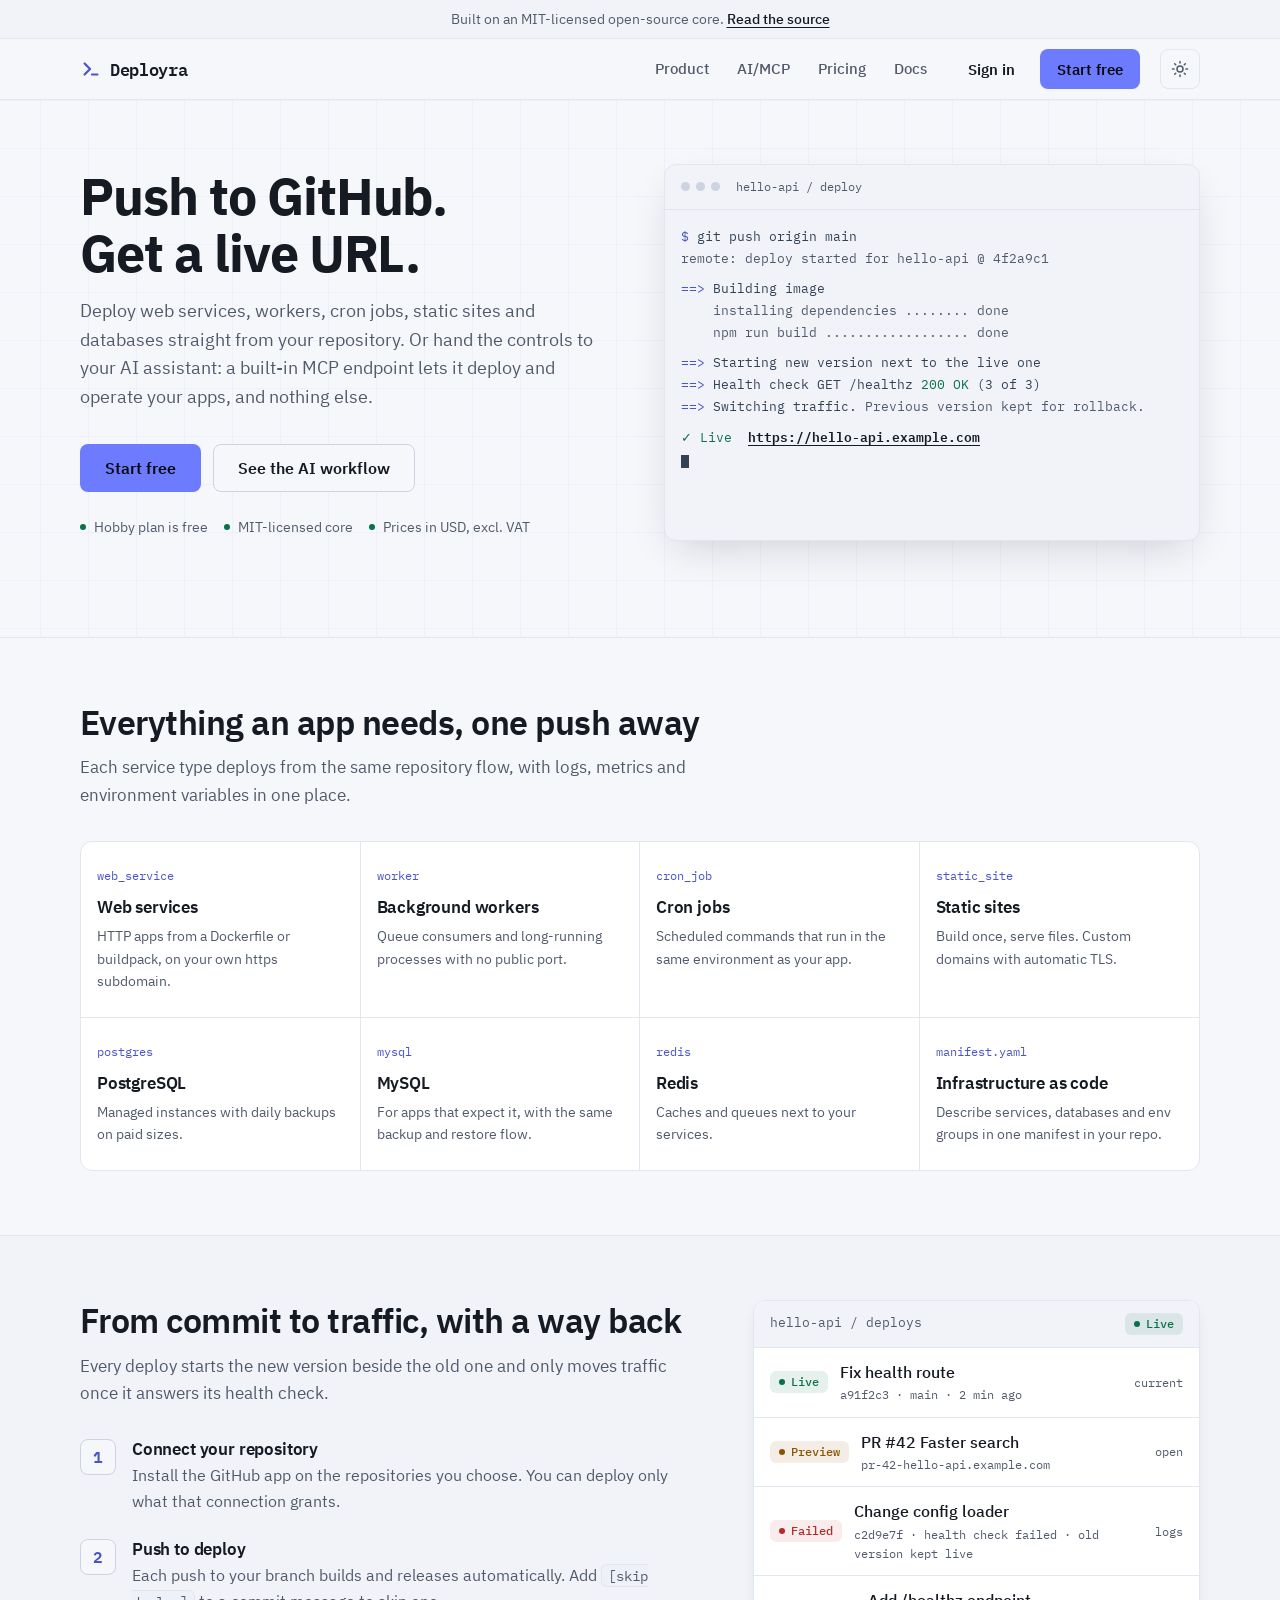
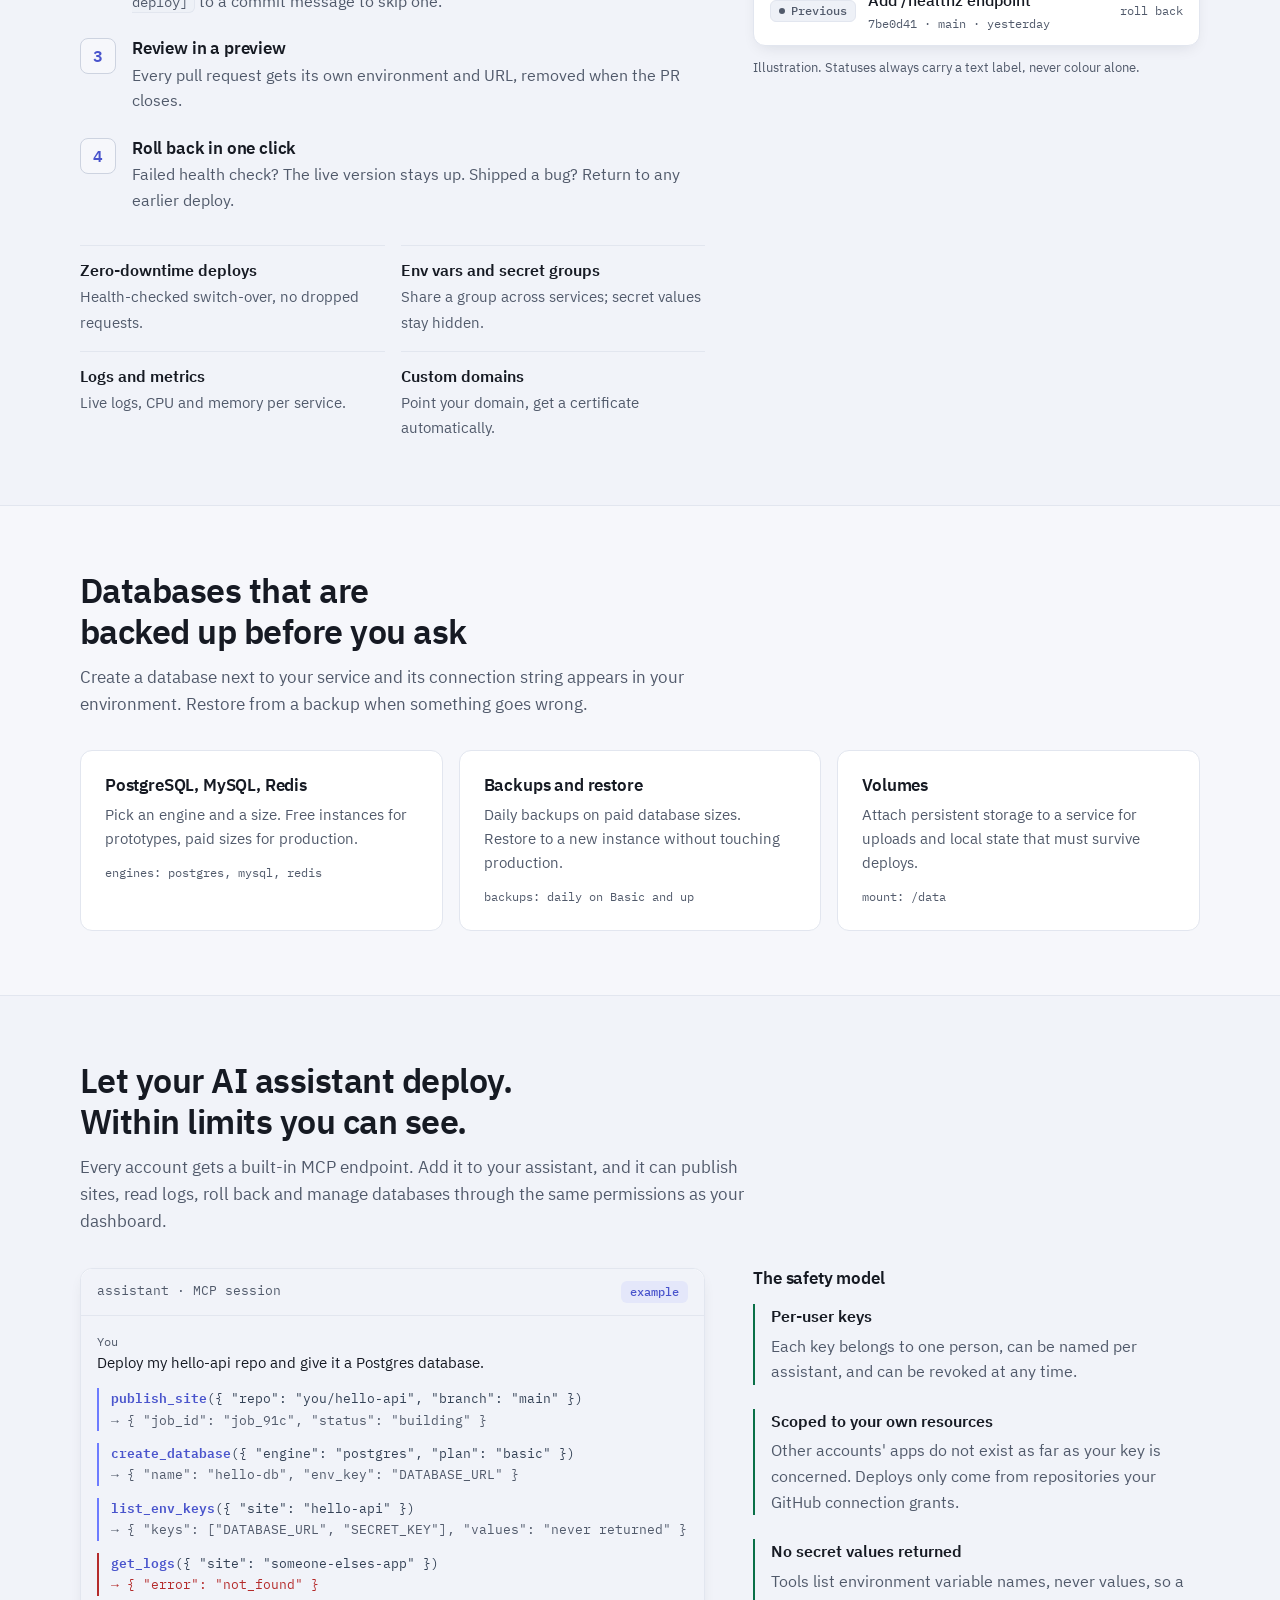
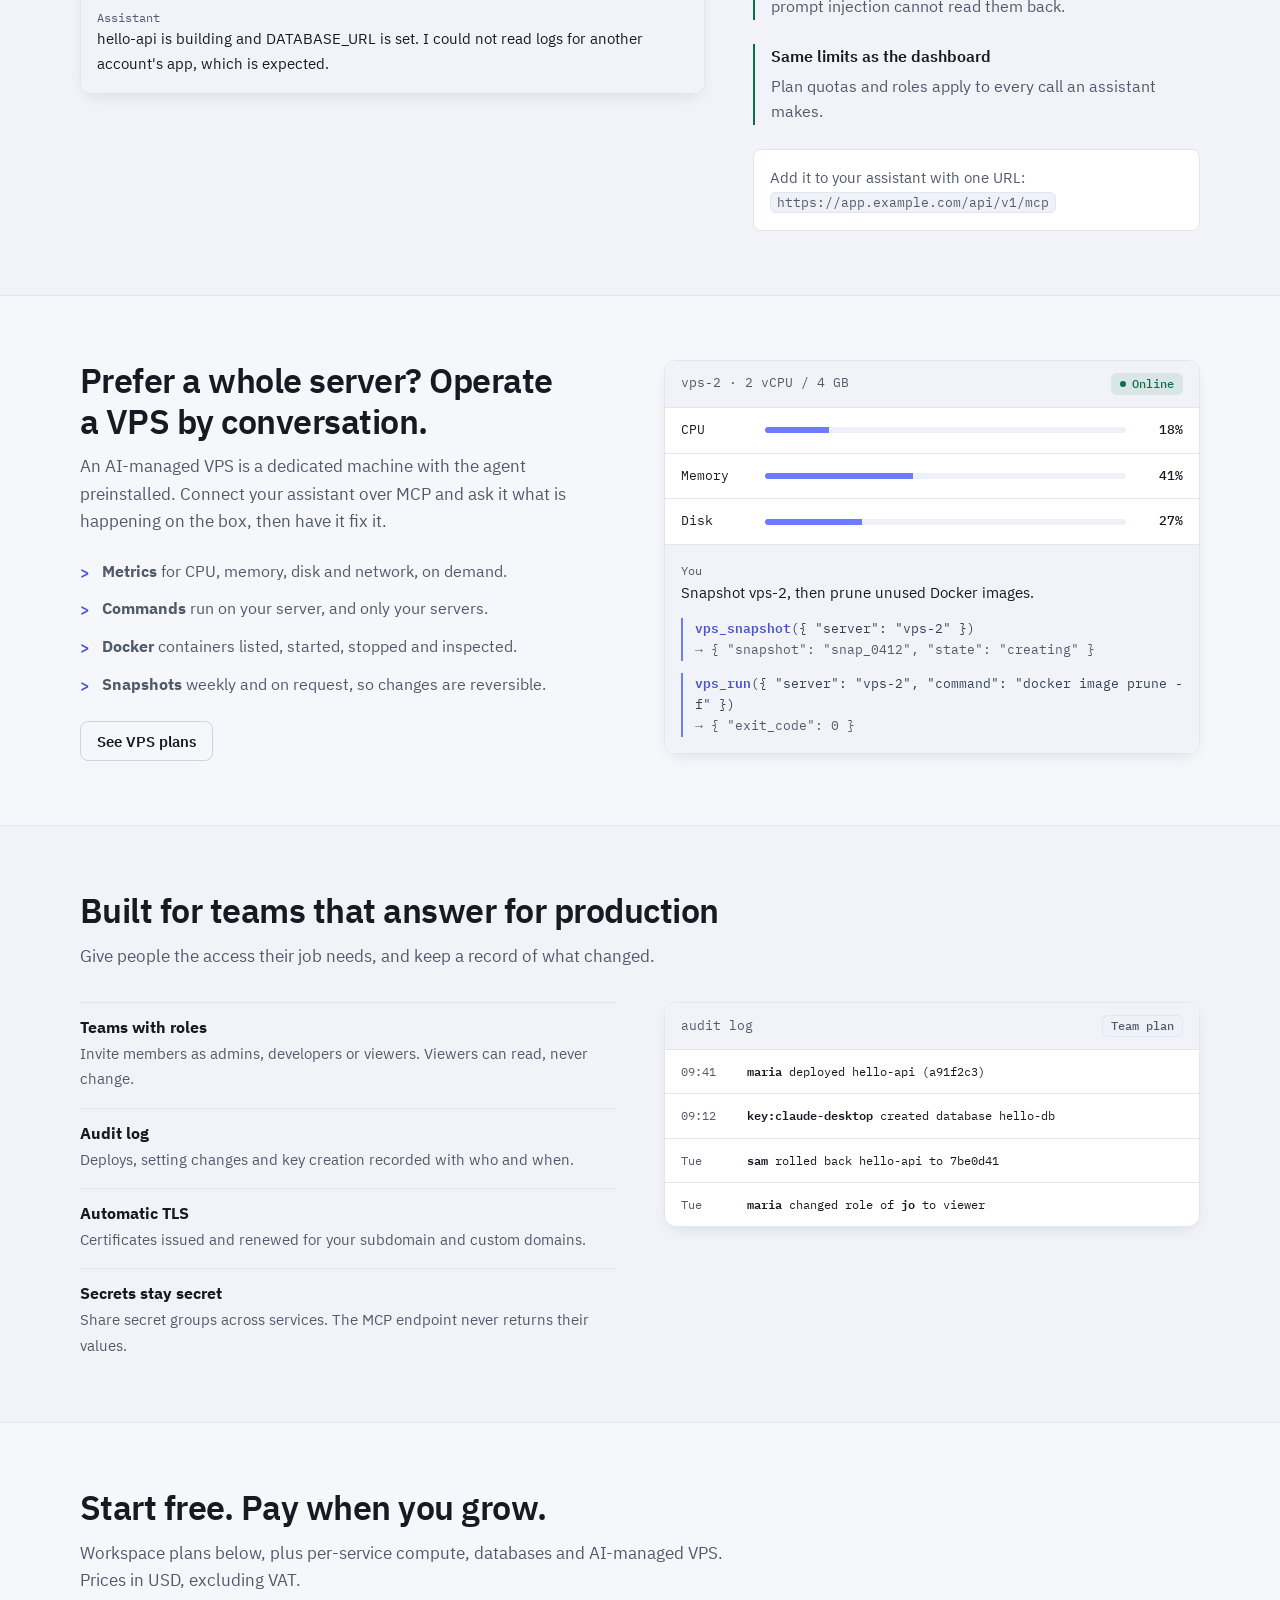
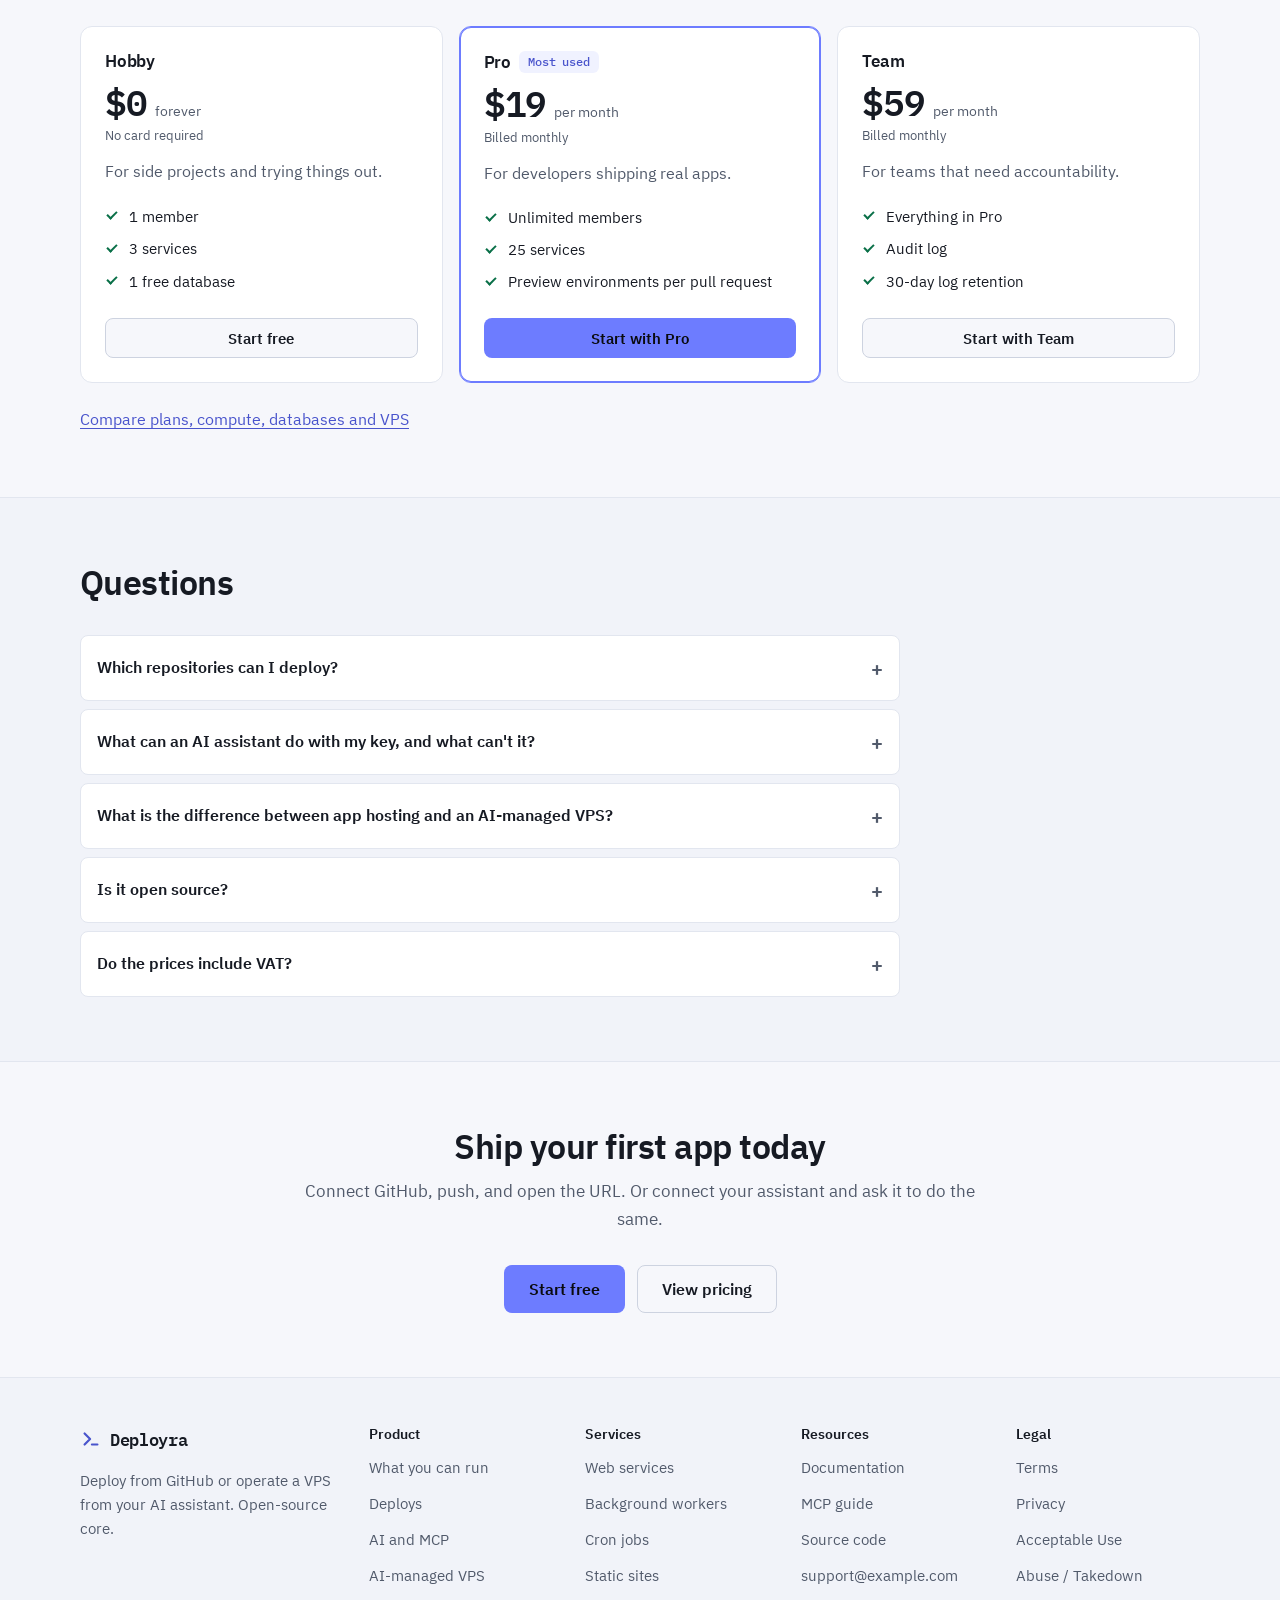
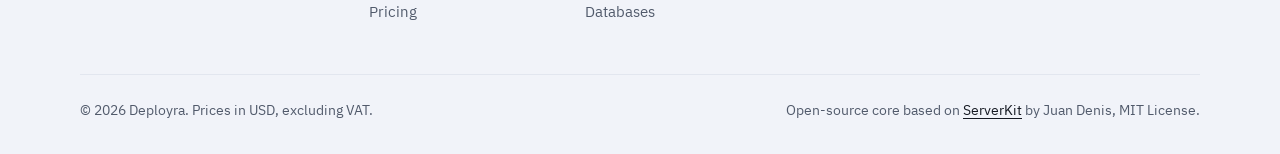
<file: landing/index.html>
<!doctype html>
<html lang="en">
<head>
<meta charset="utf-8">
<meta name="viewport" content="width=device-width, initial-scale=1">
<title>Deployra: deploy from GitHub, operate from your AI assistant</title>
<meta name="description" content="Push to GitHub and get a live URL, or run an AI-managed VPS. Web services, workers, cron, static sites and databases, with a built-in MCP endpoint scoped to your own resources.">
<meta name="color-scheme" content="dark light">
<meta property="og:type" content="website">
<meta property="og:site_name" content="Deployra">
<meta property="og:title" content="Deployra: deploy from GitHub, operate from your AI assistant">
<meta property="og:description" content="Push to GitHub and get a live URL, or run an AI-managed VPS. Web services, workers, cron, static sites and databases, with a built-in MCP endpoint scoped to your own resources.">
<meta property="og:url" content="https://example.com/index.html">
<meta name="twitter:card" content="summary">
<meta name="twitter:title" content="Deployra: deploy from GitHub, operate from your AI assistant">
<meta name="twitter:description" content="Push to GitHub and get a live URL, or run an AI-managed VPS. Web services, workers, cron, static sites and databases, with a built-in MCP endpoint scoped to your own resources.">
<link rel="icon" href="favicon.svg" type="image/svg+xml">
<link rel="preload" href="fonts/ibm-plex-sans-400.woff2" as="font" type="font/woff2" crossorigin>
<link rel="stylesheet" href="css/tokens.css">
<link rel="stylesheet" href="css/base.css">
<link rel="stylesheet" href="css/sections.css">
<script src="src/theme-init.js"></script>
</head>
<body>
<a class="skip-link" href="#main">Skip to content</a>
<div class="announce"><div class="container">Built on an MIT-licensed open-source core. <a href="https://github.com/jhd3197/ServerKit" data-cfg-href="githubUrl">Read the source</a></div></div>
<header class="site-header">
  <div class="container site-header__row">
    <a class="wordmark" href="index.html" aria-label="Deployra home"><svg class="wordmark__mark" viewBox="0 0 24 24" width="22" height="22" aria-hidden="true" focusable="false"><path d="M5 6l6 6-6 6M13 18h6" fill="none" stroke="currentColor" stroke-width="2.4" stroke-linecap="round" stroke-linejoin="round"/></svg><span data-cfg="brand">Deployra</span></a>
    <nav class="site-nav" id="site-nav" aria-label="Main">
      <ul class="site-nav__list">
        <li><a href="index.html#product">Product</a></li>
        <li><a href="index.html#mcp">AI/MCP</a></li>
        <li><a href="pricing.html">Pricing</a></li>
        <li><a href="https://docs.example.com" data-cfg-href="docsUrl">Docs</a></li>
      </ul>
      <div class="site-nav__actions">
        <a class="btn btn--ghost" href="https://app.example.com/login" data-cfg-href="loginUrl">Sign in</a>
        <a class="btn btn--primary" href="https://app.example.com/register" data-cfg-href="signupUrl">Start free</a>
      </div>
    </nav>
    <div class="site-header__tools">
      <button class="icon-btn theme-toggle" type="button" data-theme-toggle aria-pressed="false" aria-label="Switch theme"><svg class="icon-moon" viewBox="0 0 24 24" width="18" height="18" aria-hidden="true" focusable="false"><path d="M20 14.5A8 8 0 019.5 4a8 8 0 1010.5 10.5z" fill="none" stroke="currentColor" stroke-width="2" stroke-linejoin="round"/></svg><svg class="icon-sun" viewBox="0 0 24 24" width="18" height="18" aria-hidden="true" focusable="false"><circle cx="12" cy="12" r="4" fill="none" stroke="currentColor" stroke-width="2"/><path d="M12 2v2M12 20v2M2 12h2M20 12h2M4.9 4.9l1.4 1.4M17.7 17.7l1.4 1.4M4.9 19.1l1.4-1.4M17.7 6.3l1.4-1.4" stroke="currentColor" stroke-width="2" stroke-linecap="round"/></svg></button>
      <button class="icon-btn nav-toggle" type="button" data-nav-toggle aria-expanded="false" aria-controls="site-nav" aria-label="Menu"><svg viewBox="0 0 24 24" width="18" height="18" aria-hidden="true" focusable="false"><path d="M4 7h16M4 12h16M4 17h16" stroke="currentColor" stroke-width="2" stroke-linecap="round"/></svg></button>
    </div>
  </div>
</header>

<main id="main">

<section class="hero" aria-labelledby="hero-title">
  <div class="container hero__grid">
    <div>
      <h1 id="hero-title">Push to GitHub. Get a live URL.</h1>
      <p class="hero__sub">Deploy web services, workers, cron jobs, static sites and databases straight from your repository. Or hand the controls to your AI assistant: a built-in MCP endpoint lets it deploy and operate your apps, and nothing else.</p>
      <div class="hero__cta">
        <a class="btn btn--primary btn--lg" href="https://app.example.com/register" data-cfg-href="signupUrl">Start free</a>
        <a class="btn btn--secondary btn--lg" href="#mcp">See the AI workflow</a>
      </div>
      <ul class="hero__meta">
        <li>Hobby plan is free</li>
        <li>MIT-licensed core</li>
        <li>Prices in USD, excl. VAT</li>
      </ul>
    </div>
    <figure class="term" aria-label="Illustration of a deploy log">
      <div class="term__bar"><span class="term__dots" aria-hidden="true"><i></i><i></i><i></i></span><span class="term__title">hello-api / deploy</span></div>
      <div class="term__body">
        <div class="tl"><span class="t-acc">$</span> git push origin main</div>
        <div class="tl t-dim">remote: deploy started for hello-api @ 4f2a9c1</div>
        <div class="tl tl--gap"><span class="t-acc">==&gt;</span> Building image</div>
        <div class="tl t-dim">    installing dependencies ........ done</div>
        <div class="tl t-dim">    npm run build .................. done</div>
        <div class="tl tl--gap"><span class="t-acc">==&gt;</span> Starting new version next to the live one</div>
        <div class="tl"><span class="t-acc">==&gt;</span> Health check GET /healthz <span class="t-ok">200 OK</span> (3 of 3)</div>
        <div class="tl"><span class="t-acc">==&gt;</span> Switching traffic. <span class="t-dim">Previous version kept for rollback.</span></div>
        <div class="tl tl--gap"><span class="t-ok">&#10003; Live</span>  <span class="t-url">https://hello-api.<span data-cfg="domain">example.com</span></span></div>
        <div class="tl t-dim"><span class="caret" aria-hidden="true"></span></div>
      </div>
    </figure>
  </div>
</section>

<section class="section" id="product" aria-labelledby="run-title">
  <div class="container">
    <div class="section__head">
      <h2 id="run-title">Everything an app needs, one push away</h2>
      <p>Each service type deploys from the same repository flow, with logs, metrics and environment variables in one place.</p>
    </div>
    <ul class="service-grid">
      <li class="service"><span class="service__tag">web_service</span><h3>Web services</h3><p>HTTP apps from a Dockerfile or buildpack, on your own https subdomain.</p></li>
      <li class="service"><span class="service__tag">worker</span><h3>Background workers</h3><p>Queue consumers and long-running processes with no public port.</p></li>
      <li class="service"><span class="service__tag">cron_job</span><h3>Cron jobs</h3><p>Scheduled commands that run in the same environment as your app.</p></li>
      <li class="service"><span class="service__tag">static_site</span><h3>Static sites</h3><p>Build once, serve files. Custom domains with automatic TLS.</p></li>
      <li class="service"><span class="service__tag">postgres</span><h3>PostgreSQL</h3><p>Managed instances with daily backups on paid sizes.</p></li>
      <li class="service"><span class="service__tag">mysql</span><h3>MySQL</h3><p>For apps that expect it, with the same backup and restore flow.</p></li>
      <li class="service"><span class="service__tag">redis</span><h3>Redis</h3><p>Caches and queues next to your services.</p></li>
      <li class="service"><span class="service__tag">manifest.yaml</span><h3>Infrastructure as code</h3><p>Describe services, databases and env groups in one manifest in your repo.</p></li>
    </ul>
  </div>
</section>

<section class="section section--alt" id="deploys" aria-labelledby="deploy-title">
  <div class="container split split--wide-left">
    <div>
      <div class="section__head">
        <h2 id="deploy-title">From commit to traffic, with a way back</h2>
        <p>Every deploy starts the new version beside the old one and only moves traffic once it answers its health check.</p>
      </div>
      <ol class="steps">
        <li><h3>Connect your repository</h3><p>Install the GitHub app on the repositories you choose. You can deploy only what that connection grants.</p></li>
        <li><h3>Push to deploy</h3><p>Each push to your branch builds and releases automatically. Add <code>[skip deploy]</code> to a commit message to skip one.</p></li>
        <li><h3>Review in a preview</h3><p>Every pull request gets its own environment and URL, removed when the PR closes.</p></li>
        <li><h3>Roll back in one click</h3><p>Failed health check? The live version stays up. Shipped a bug? Return to any earlier deploy.</p></li>
      </ol>
      <ul class="feature-list">
        <li><strong>Zero-downtime deploys</strong><span>Health-checked switch-over, no dropped requests.</span></li>
        <li><strong>Env vars and secret groups</strong><span>Share a group across services; secret values stay hidden.</span></li>
        <li><strong>Logs and metrics</strong><span>Live logs, CPU and memory per service.</span></li>
        <li><strong>Custom domains</strong><span>Point your domain, get a certificate automatically.</span></li>
      </ul>
    </div>
    <div>
      <div class="panel" role="figure" aria-label="Illustration: deploy history for hello-api">
        <div class="panel__head"><span>hello-api / deploys</span><span class="badge badge--green"><span class="dot"></span>Live</span></div>
        <div class="rows">
          <div class="row"><span class="badge badge--green"><span class="dot"></span>Live</span><div class="row__main"><div class="row__title">Fix health route</div><div class="row__sub">a91f2c3 &middot; main &middot; 2 min ago</div></div><span class="row__action">current</span></div>
          <div class="row"><span class="badge badge--amber"><span class="dot"></span>Preview</span><div class="row__main"><div class="row__title">PR #42 Faster search</div><div class="row__sub">pr-42-hello-api.<span data-cfg="domain">example.com</span></div></div><span class="row__action">open</span></div>
          <div class="row"><span class="badge badge--red"><span class="dot"></span>Failed</span><div class="row__main"><div class="row__title">Change config loader</div><div class="row__sub">c2d9e7f &middot; health check failed &middot; old version kept live</div></div><span class="row__action">logs</span></div>
          <div class="row"><span class="badge"><span class="dot"></span>Previous</span><div class="row__main"><div class="row__title">Add /healthz endpoint</div><div class="row__sub">7be0d41 &middot; main &middot; yesterday</div></div><span class="row__action">roll back</span></div>
        </div>
      </div>
      <p class="caption">Illustration. Statuses always carry a text label, never colour alone.</p>
    </div>
  </div>
</section>

<section class="section" id="data" aria-labelledby="data-title">
  <div class="container">
    <div class="section__head">
      <h2 id="data-title">Databases that are backed up before you ask</h2>
      <p>Create a database next to your service and its connection string appears in your environment. Restore from a backup when something goes wrong.</p>
    </div>
    <div class="data-cards">
      <div class="data-card"><h3>PostgreSQL, MySQL, Redis</h3><p>Pick an engine and a size. Free instances for prototypes, paid sizes for production.</p><span class="mono">engines: postgres, mysql, redis</span></div>
      <div class="data-card"><h3>Backups and restore</h3><p>Daily backups on paid database sizes. Restore to a new instance without touching production.</p><span class="mono">backups: daily on Basic and up</span></div>
      <div class="data-card"><h3>Volumes</h3><p>Attach persistent storage to a service for uploads and local state that must survive deploys.</p><span class="mono">mount: /data</span></div>
    </div>
  </div>
</section>

<section class="section section--alt" id="mcp" aria-labelledby="mcp-title">
  <div class="container">
    <div class="section__head">
      <h2 id="mcp-title">Let your AI assistant deploy. Within limits you can see.</h2>
      <p>Every account gets a built-in MCP endpoint. Add it to your assistant, and it can publish sites, read logs, roll back and manage databases through the same permissions as your dashboard.</p>
    </div>
    <div class="split split--wide-left">
      <div class="panel" role="figure" aria-label="Sample MCP conversation">
        <div class="panel__head"><span>assistant &middot; MCP session</span><span class="badge badge--accent">example</span></div>
        <div class="transcript">
          <div class="turn"><div class="turn__who">You</div><div class="turn__text">Deploy my hello-api repo and give it a Postgres database.</div></div>
          <div class="call"><span class="t-name">publish_site</span>({ "repo": "you/hello-api", "branch": "main" })<span class="t-out">&rarr; { "job_id": "job_91c", "status": "building" }</span></div>
          <div class="call"><span class="t-name">create_database</span>({ "engine": "postgres", "plan": "basic" })<span class="t-out">&rarr; { "name": "hello-db", "env_key": "DATABASE_URL" }</span></div>
          <div class="call"><span class="t-name">list_env_keys</span>({ "site": "hello-api" })<span class="t-out">&rarr; { "keys": ["DATABASE_URL", "SECRET_KEY"], "values": "never returned" }</span></div>
          <div class="call call--denied"><span class="t-name">get_logs</span>({ "site": "someone-elses-app" })<span class="t-out">&rarr; { "error": "not_found" }</span></div>
          <div class="turn"><div class="turn__who">Assistant</div><div class="turn__text">hello-api is building and DATABASE_URL is set. I could not read logs for another account's app, which is expected.</div></div>
        </div>
      </div>
      <div>
        <h3>The safety model</h3>
        <ul class="safety">
          <li><strong>Per-user keys</strong><span>Each key belongs to one person, can be named per assistant, and can be revoked at any time.</span></li>
          <li><strong>Scoped to your own resources</strong><span>Other accounts' apps do not exist as far as your key is concerned. Deploys only come from repositories your GitHub connection grants.</span></li>
          <li><strong>No secret values returned</strong><span>Tools list environment variable names, never values, so a prompt injection cannot read them back.</span></li>
          <li><strong>Same limits as the dashboard</strong><span>Plan quotas and roles apply to every call an assistant makes.</span></li>
        </ul>
        <p class="callout">Add it to your assistant with one URL: <code>https://app.<span data-cfg="domain">example.com</span>/api/v1/mcp</code></p>
      </div>
    </div>
  </div>
</section>

<section class="section" id="vps" aria-labelledby="vps-title">
  <div class="container split">
    <div>
      <div class="section__head section__head--flush">
        <h2 id="vps-title">Prefer a whole server? Operate a VPS by conversation.</h2>
        <p>An AI-managed VPS is a dedicated machine with the agent preinstalled. Connect your assistant over MCP and ask it what is happening on the box, then have it fix it.</p>
      </div>
      <ul class="vps-points">
        <li><span><b>Metrics</b> for CPU, memory, disk and network, on demand.</span></li>
        <li><span><b>Commands</b> run on your server, and only your servers.</span></li>
        <li><span><b>Docker</b> containers listed, started, stopped and inspected.</span></li>
        <li><span><b>Snapshots</b> weekly and on request, so changes are reversible.</span></li>
      </ul>
      <p class="mt-6"><a class="btn btn--secondary" href="pricing.html#vps">See VPS plans</a></p>
    </div>
    <div class="panel" role="figure" aria-label="Illustration: VPS metrics and assistant conversation">
      <div class="panel__head"><span>vps-2 &middot; 2 vCPU / 4 GB</span><span class="badge badge--green"><span class="dot"></span>Online</span></div>
      <div class="metric-row"><span>CPU</span><span class="bar" aria-hidden="true"><i class="w-18"></i></span><b>18%</b></div>
      <div class="metric-row"><span>Memory</span><span class="bar" aria-hidden="true"><i class="w-41"></i></span><b>41%</b></div>
      <div class="metric-row"><span>Disk</span><span class="bar" aria-hidden="true"><i class="w-27"></i></span><b>27%</b></div>
      <div class="transcript">
        <div class="turn"><div class="turn__who">You</div><div class="turn__text">Snapshot vps-2, then prune unused Docker images.</div></div>
        <div class="call"><span class="t-name">vps_snapshot</span>({ "server": "vps-2" })<span class="t-out">&rarr; { "snapshot": "snap_0412", "state": "creating" }</span></div>
        <div class="call"><span class="t-name">vps_run</span>({ "server": "vps-2", "command": "docker image prune -f" })<span class="t-out">&rarr; { "exit_code": 0 }</span></div>
      </div>
    </div>
  </div>
</section>

<section class="section section--alt" id="teams" aria-labelledby="team-title">
  <div class="container">
    <div class="section__head">
      <h2 id="team-title">Built for teams that answer for production</h2>
      <p>Give people the access their job needs, and keep a record of what changed.</p>
    </div>
    <div class="split">
      <ul class="points">
        <li><strong>Teams with roles</strong><span>Invite members as admins, developers or viewers. Viewers can read, never change.</span></li>
        <li><strong>Audit log</strong><span>Deploys, setting changes and key creation recorded with who and when.</span></li>
        <li><strong>Automatic TLS</strong><span>Certificates issued and renewed for your subdomain and custom domains.</span></li>
        <li><strong>Secrets stay secret</strong><span>Share secret groups across services. The MCP endpoint never returns their values.</span></li>
      </ul>
      <div class="panel" role="figure" aria-label="Illustration: audit log">
        <div class="panel__head"><span>audit log</span><span class="badge">Team plan</span></div>
        <ul class="audit">
          <li><time>09:41</time><span><b>maria</b> deployed hello-api (a91f2c3)</span></li>
          <li><time>09:12</time><span><b>key:claude-desktop</b> created database hello-db</span></li>
          <li><time>Tue</time><span><b>sam</b> rolled back hello-api to 7be0d41</span></li>
          <li><time>Tue</time><span><b>maria</b> changed role of <b>jo</b> to viewer</span></li>
        </ul>
      </div>
    </div>
  </div>
</section>

<section class="section" id="pricing-teaser" aria-labelledby="teaser-title">
  <div class="container">
    <div class="section__head">
      <h2 id="teaser-title">Start free. Pay when you grow.</h2>
      <p>Workspace plans below, plus per-service compute, databases and AI-managed VPS. Prices in USD, excluding VAT.</p>
    </div>
    <div class="plans" id="index-plans" data-render="plans" data-compact><article class="plan"><h3 class="plan__name">Hobby</h3><p class="plan__price"><span class="plan__amount">$0</span> <span class="plan__unit">forever</span></p><p class="plan__note">No card required</p><p class="plan__blurb">For side projects and trying things out.</p><ul class="checklist"><li>1 member</li><li>3 services</li><li>1 free database</li></ul><a class="btn btn--secondary btn--block" href="https://app.example.com/register" data-cfg-href="signupUrl">Start free</a></article><article class="plan plan--featured"><h3 class="plan__name">Pro <span class="badge badge--accent">Most used</span></h3><p class="plan__price"><span class="plan__amount">$19</span> <span class="plan__unit">per month</span></p><p class="plan__note">Billed monthly</p><p class="plan__blurb">For developers shipping real apps.</p><ul class="checklist"><li>Unlimited members</li><li>25 services</li><li>Preview environments per pull request</li></ul><a class="btn btn--primary btn--block" href="https://app.example.com/register" data-cfg-href="signupUrl">Start with Pro</a></article><article class="plan"><h3 class="plan__name">Team</h3><p class="plan__price"><span class="plan__amount">$59</span> <span class="plan__unit">per month</span></p><p class="plan__note">Billed monthly</p><p class="plan__blurb">For teams that need accountability.</p><ul class="checklist"><li>Everything in Pro</li><li>Audit log</li><li>30-day log retention</li></ul><a class="btn btn--secondary btn--block" href="https://app.example.com/register" data-cfg-href="signupUrl">Start with Team</a></article></div>
    <p class="mt-6"><a href="pricing.html">Compare plans, compute, databases and VPS</a></p>
  </div>
</section>

<section class="section section--alt" id="faq" aria-labelledby="faq-title">
  <div class="container">
    <div class="section__head"><h2 id="faq-title">Questions</h2></div>
    <div class="faq">
      <details><summary>Which repositories can I deploy?</summary><p>Repositories your own GitHub connection grants access to. You never paste another account's repository URL, and the same rule applies to the MCP endpoint.</p></details>
      <details><summary>What can an AI assistant do with my key, and what can't it?</summary><p>It can use the tools the endpoint exposes, such as publishing sites, reading logs, rolling back and managing databases, on your own resources. It cannot see other accounts, read secret values, or exceed your plan limits.</p></details>
      <details><summary>What is the difference between app hosting and an AI-managed VPS?</summary><p>App hosting runs your code for you: push, and it is live, with databases, previews and rollbacks. An AI-managed VPS is a whole server that you operate through your assistant, for workloads that need full control of the machine.</p></details>
      <details><summary>Is it open source?</summary><p>The core is open source under the MIT License, based on ServerKit by Juan Denis. You can read the code and run it yourself; the hosted service adds plans, billing and managed infrastructure.</p></details>
      <details><summary>Do the prices include VAT?</summary><p>No. All prices are in USD and exclude VAT, which is added at checkout where it applies.</p></details>
    </div>
  </div>
</section>

<section class="section cta-band" aria-labelledby="cta-title">
  <div class="container">
    <h2 id="cta-title">Ship your first app today</h2>
    <p>Connect GitHub, push, and open the URL. Or connect your assistant and ask it to do the same.</p>
    <div class="hero__cta">
      <a class="btn btn--primary btn--lg" href="https://app.example.com/register" data-cfg-href="signupUrl">Start free</a>
      <a class="btn btn--secondary btn--lg" href="pricing.html">View pricing</a>
    </div>
  </div>
</section>

</main>
<footer class="site-footer">
  <div class="container">
    <div class="footer-grid">
      <div class="footer-brand">
        <a class="wordmark" href="index.html"><svg class="wordmark__mark" viewBox="0 0 24 24" width="22" height="22" aria-hidden="true" focusable="false"><path d="M5 6l6 6-6 6M13 18h6" fill="none" stroke="currentColor" stroke-width="2.4" stroke-linecap="round" stroke-linejoin="round"/></svg><span data-cfg="brand">Deployra</span></a>
        <p>Deploy from GitHub or operate a VPS from your AI assistant. Open-source core.</p>
      </div>
      <nav class="footer-col" aria-labelledby="f-product">
        <h2 id="f-product">Product</h2>
        <ul>
          <li><a href="index.html#product">What you can run</a></li>
          <li><a href="index.html#deploys">Deploys</a></li>
          <li><a href="index.html#mcp">AI and MCP</a></li>
          <li><a href="index.html#vps">AI-managed VPS</a></li>
          <li><a href="pricing.html">Pricing</a></li>
        </ul>
      </nav>
      <nav class="footer-col" aria-labelledby="f-services">
        <h2 id="f-services">Services</h2>
        <ul>
          <li><a href="index.html#product">Web services</a></li>
          <li><a href="index.html#product">Background workers</a></li>
          <li><a href="index.html#product">Cron jobs</a></li>
          <li><a href="index.html#product">Static sites</a></li>
          <li><a href="index.html#data">Databases</a></li>
        </ul>
      </nav>
      <nav class="footer-col" aria-labelledby="f-resources">
        <h2 id="f-resources">Resources</h2>
        <ul>
          <li><a href="https://docs.example.com" data-cfg-href="docsUrl">Documentation</a></li>
          <li><a href="https://docs.example.com/mcp" data-cfg-href="mcpDocsUrl">MCP guide</a></li>
          <li><a href="https://github.com/jhd3197/ServerKit" data-cfg-href="githubUrl">Source code</a></li>
          <li><a href="mailto:support@example.com" data-cfg-href="supportEmail"><span data-cfg="supportEmail">support@example.com</span></a></li>
        </ul>
      </nav>
      <nav class="footer-col" aria-labelledby="f-legal">
        <h2 id="f-legal">Legal</h2>
        <ul>
          <li><a href="legal/terms.html">Terms</a></li>
          <li><a href="legal/privacy.html">Privacy</a></li>
          <li><a href="legal/acceptable-use.html">Acceptable Use</a></li>
          <li><a href="legal/abuse.html">Abuse / Takedown</a></li>
        </ul>
      </nav>
    </div>
    <div class="footer-bottom">
      <span>&copy; 2026 <span data-cfg="brand">Deployra</span>. Prices in USD, excluding VAT.</span>
      <span>Open-source core based on <a href="https://github.com/jhd3197/ServerKit" data-cfg-href="githubUrl">ServerKit</a> by Juan Denis, MIT License.</span>
    </div>
  </div>
</footer>
<script src="src/config.js"></script>
<script src="src/pricing.js"></script>
<script src="src/main.js"></script>
</body>
</html>
</file>
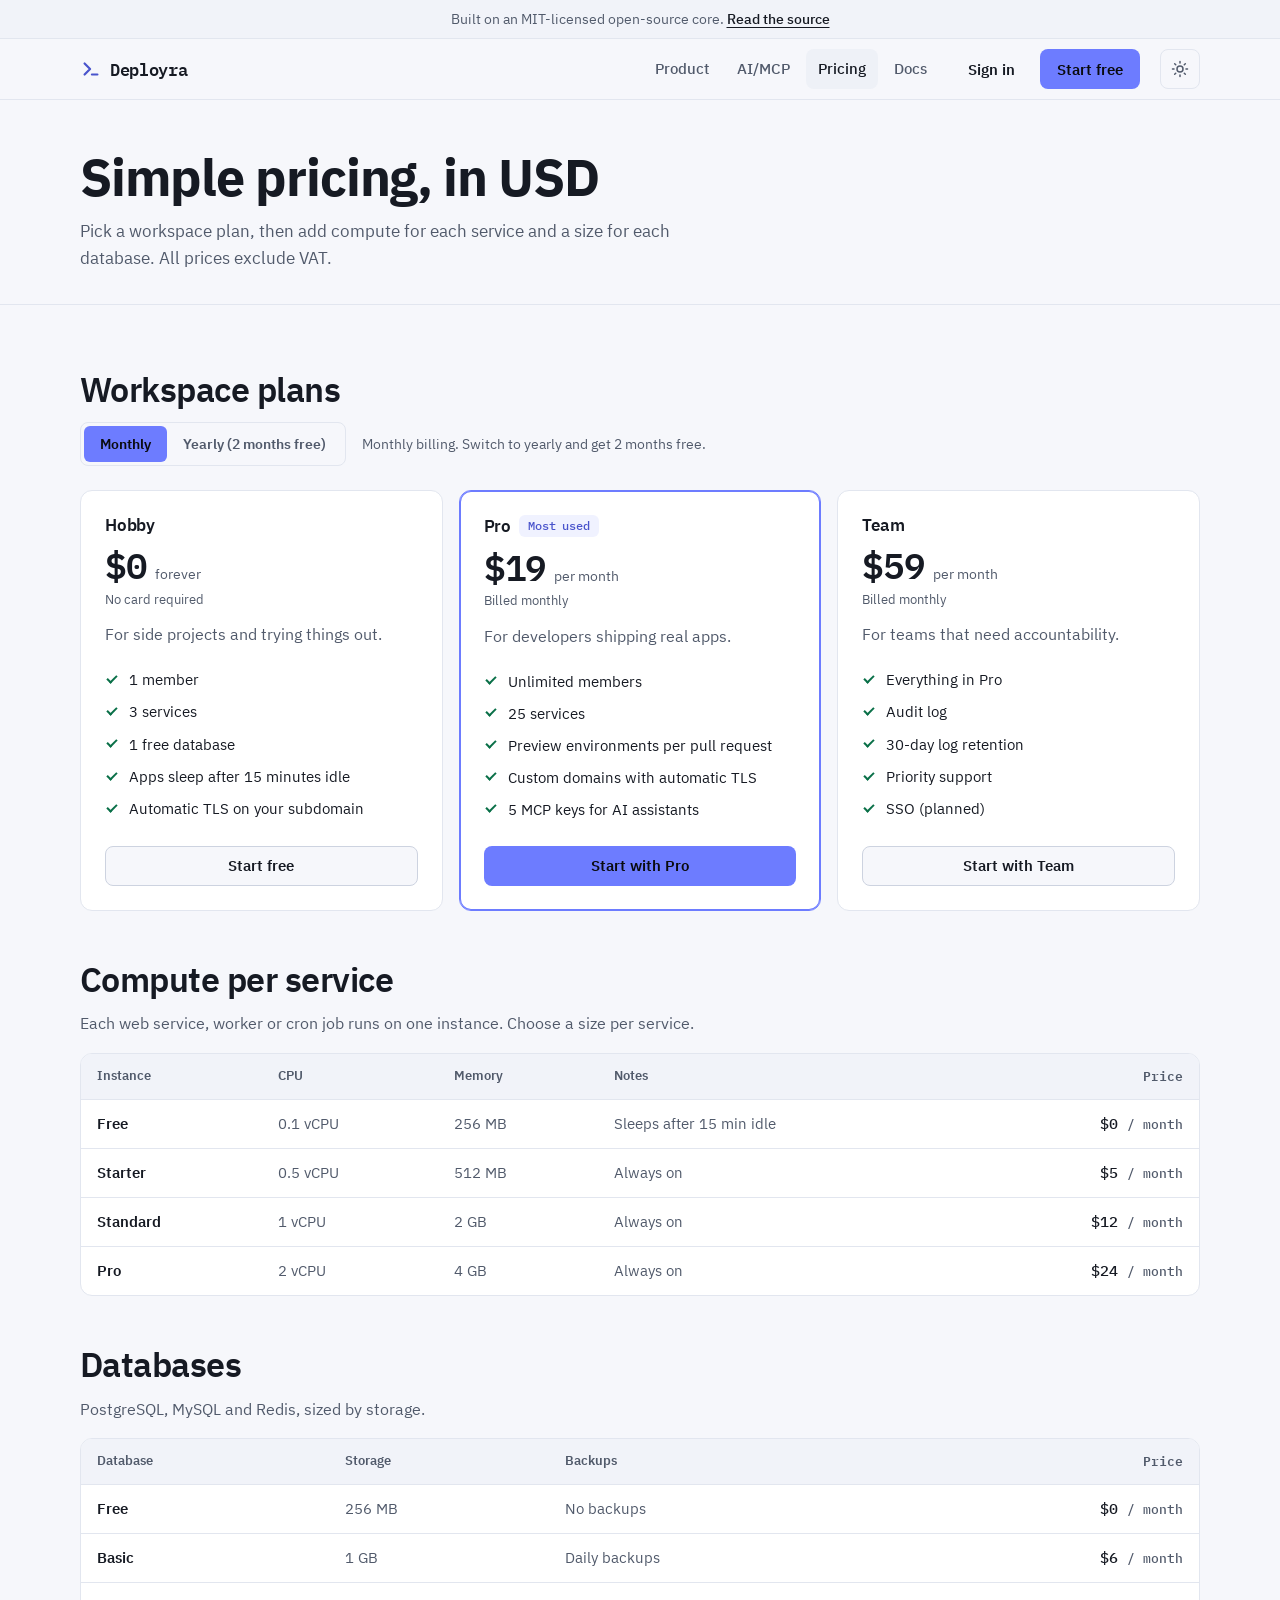
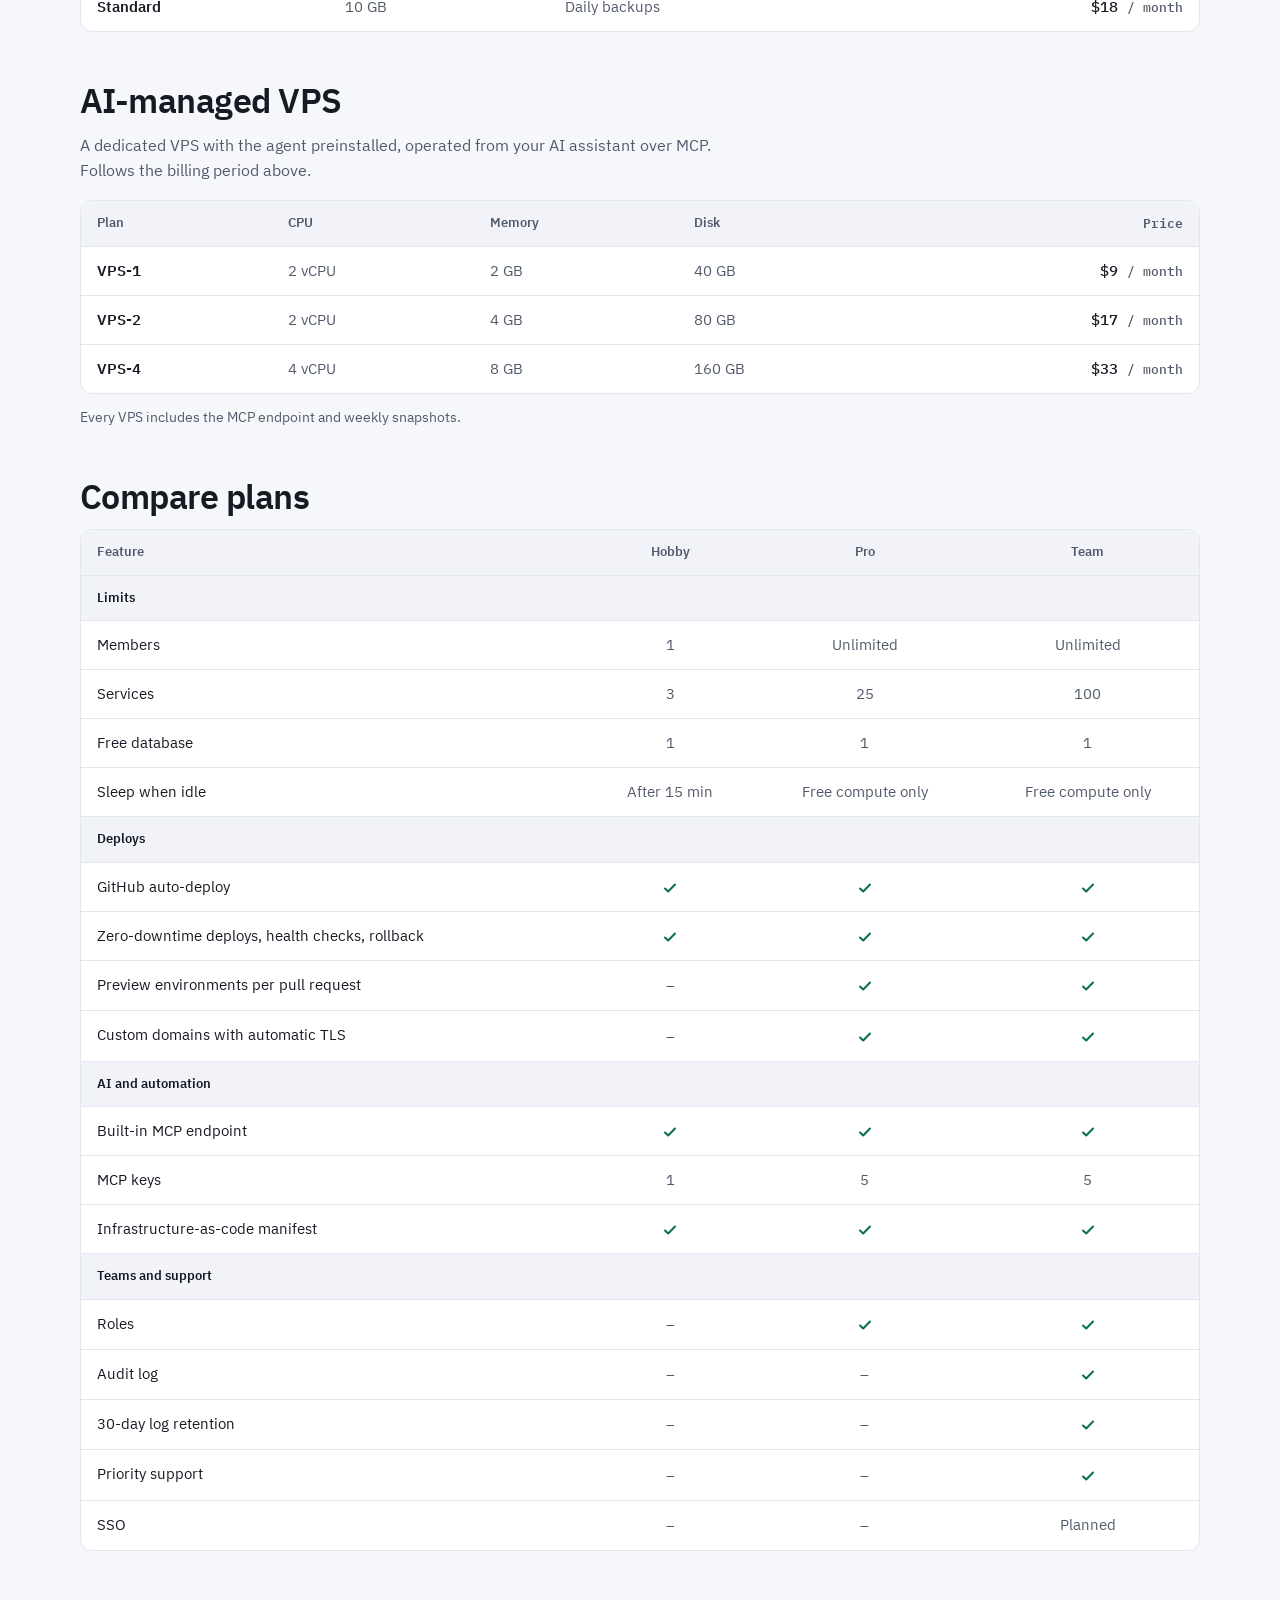
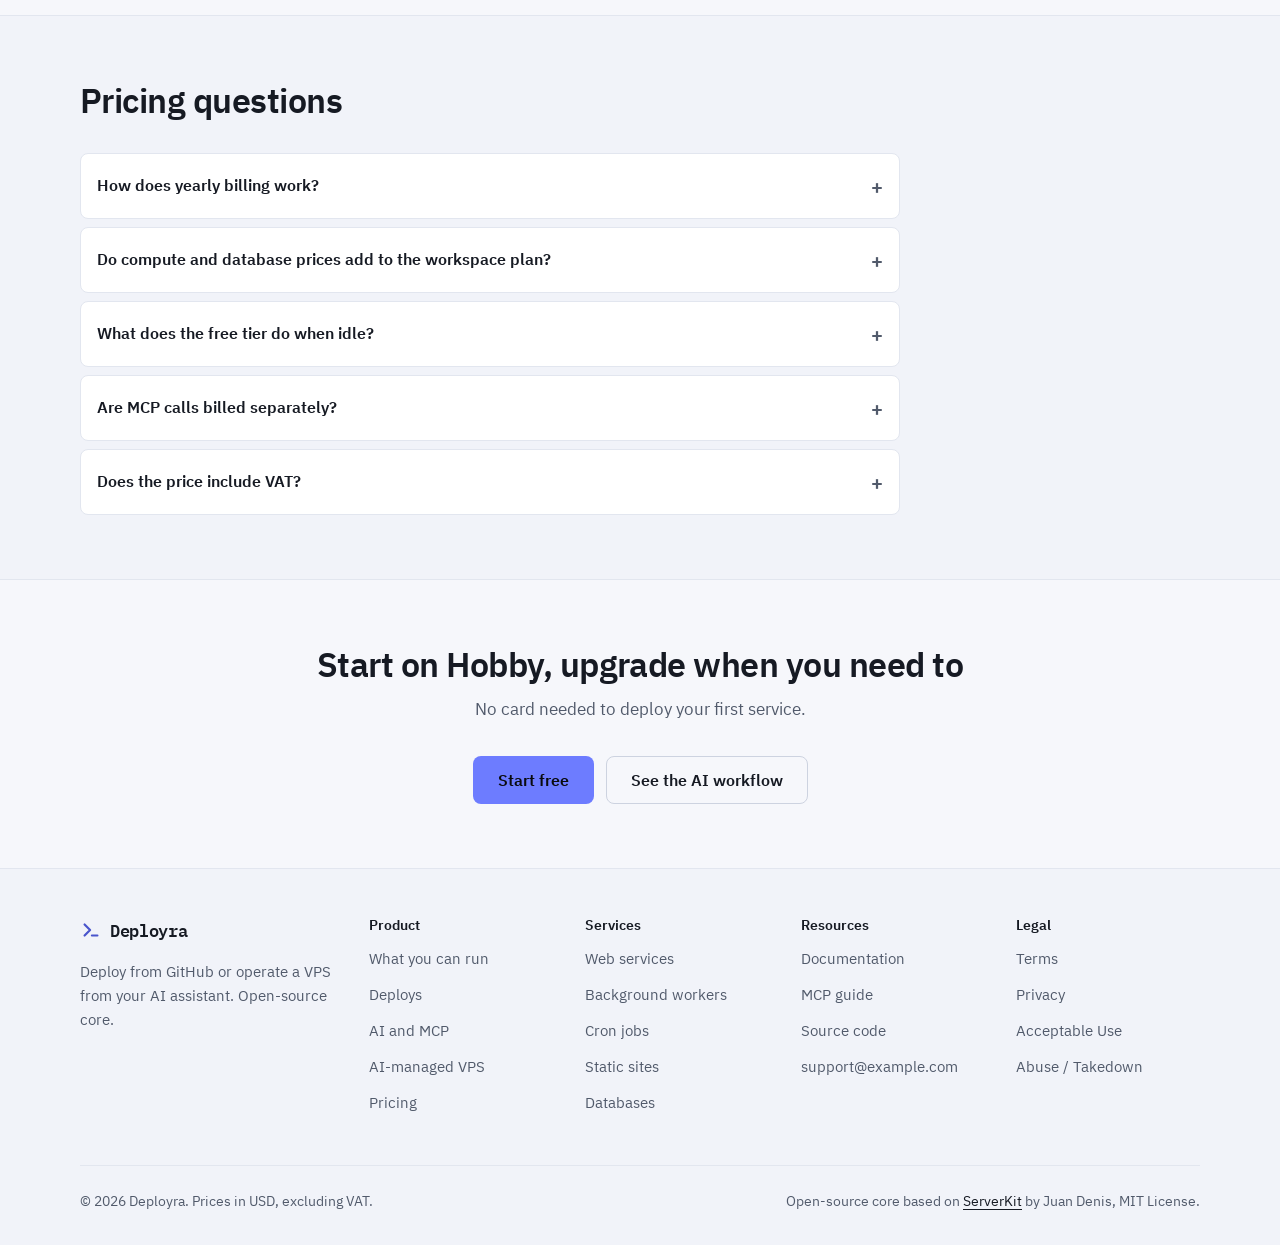
<file: landing/pricing.html>
<!doctype html>
<html lang="en">
<head>
<meta charset="utf-8">
<meta name="viewport" content="width=device-width, initial-scale=1">
<title>Pricing: Deployra plans, compute, databases and VPS</title>
<meta name="description" content="Workspace plans from free, per-service compute, managed databases and AI-managed VPS. Prices in USD, excluding VAT. Yearly billing includes 2 months free.">
<meta name="color-scheme" content="dark light">
<meta property="og:type" content="website">
<meta property="og:site_name" content="Deployra">
<meta property="og:title" content="Pricing: Deployra plans, compute, databases and VPS">
<meta property="og:description" content="Workspace plans from free, per-service compute, managed databases and AI-managed VPS. Prices in USD, excluding VAT. Yearly billing includes 2 months free.">
<meta property="og:url" content="https://example.com/pricing.html">
<meta name="twitter:card" content="summary">
<meta name="twitter:title" content="Pricing: Deployra plans, compute, databases and VPS">
<meta name="twitter:description" content="Workspace plans from free, per-service compute, managed databases and AI-managed VPS. Prices in USD, excluding VAT. Yearly billing includes 2 months free.">
<link rel="icon" href="favicon.svg" type="image/svg+xml">
<link rel="preload" href="fonts/ibm-plex-sans-400.woff2" as="font" type="font/woff2" crossorigin>
<link rel="stylesheet" href="css/tokens.css">
<link rel="stylesheet" href="css/base.css">
<link rel="stylesheet" href="css/sections.css">
<script src="src/theme-init.js"></script>
</head>
<body>
<a class="skip-link" href="#main">Skip to content</a>
<div class="announce"><div class="container">Built on an MIT-licensed open-source core. <a href="https://github.com/jhd3197/ServerKit" data-cfg-href="githubUrl">Read the source</a></div></div>
<header class="site-header">
  <div class="container site-header__row">
    <a class="wordmark" href="index.html" aria-label="Deployra home"><svg class="wordmark__mark" viewBox="0 0 24 24" width="22" height="22" aria-hidden="true" focusable="false"><path d="M5 6l6 6-6 6M13 18h6" fill="none" stroke="currentColor" stroke-width="2.4" stroke-linecap="round" stroke-linejoin="round"/></svg><span data-cfg="brand">Deployra</span></a>
    <nav class="site-nav" id="site-nav" aria-label="Main">
      <ul class="site-nav__list">
        <li><a href="index.html#product">Product</a></li>
        <li><a href="index.html#mcp">AI/MCP</a></li>
        <li><a href="pricing.html" aria-current="page">Pricing</a></li>
        <li><a href="https://docs.example.com" data-cfg-href="docsUrl">Docs</a></li>
      </ul>
      <div class="site-nav__actions">
        <a class="btn btn--ghost" href="https://app.example.com/login" data-cfg-href="loginUrl">Sign in</a>
        <a class="btn btn--primary" href="https://app.example.com/register" data-cfg-href="signupUrl">Start free</a>
      </div>
    </nav>
    <div class="site-header__tools">
      <button class="icon-btn theme-toggle" type="button" data-theme-toggle aria-pressed="false" aria-label="Switch theme"><svg class="icon-moon" viewBox="0 0 24 24" width="18" height="18" aria-hidden="true" focusable="false"><path d="M20 14.5A8 8 0 019.5 4a8 8 0 1010.5 10.5z" fill="none" stroke="currentColor" stroke-width="2" stroke-linejoin="round"/></svg><svg class="icon-sun" viewBox="0 0 24 24" width="18" height="18" aria-hidden="true" focusable="false"><circle cx="12" cy="12" r="4" fill="none" stroke="currentColor" stroke-width="2"/><path d="M12 2v2M12 20v2M2 12h2M20 12h2M4.9 4.9l1.4 1.4M17.7 17.7l1.4 1.4M4.9 19.1l1.4-1.4M17.7 6.3l1.4-1.4" stroke="currentColor" stroke-width="2" stroke-linecap="round"/></svg></button>
      <button class="icon-btn nav-toggle" type="button" data-nav-toggle aria-expanded="false" aria-controls="site-nav" aria-label="Menu"><svg viewBox="0 0 24 24" width="18" height="18" aria-hidden="true" focusable="false"><path d="M4 7h16M4 12h16M4 17h16" stroke="currentColor" stroke-width="2" stroke-linecap="round"/></svg></button>
    </div>
  </div>
</header>

<main id="main">
<section class="page-head" aria-labelledby="pricing-title">
  <div class="container">
    <h1 id="pricing-title">Simple pricing, in USD</h1>
    <p>Pick a workspace plan, then add compute for each service and a size for each database. All prices exclude VAT.</p>
  </div>
</section>

<section class="section" aria-labelledby="plans-title">
  <div class="container stack">
    <div>
      <h2 id="plans-title" class="subhead">Workspace plans</h2>
      <div class="billing">
        <div class="segmented" role="group" aria-label="Billing period">
          <button type="button" data-billing="monthly" aria-pressed="true">Monthly</button>
          <button type="button" data-billing="yearly" aria-pressed="false">Yearly (2 months free)</button>
        </div>
        <p class="billing__note" data-billing-note aria-live="polite">Monthly billing. Switch to yearly and get 2 months free.</p>
      </div>
      <div class="plans" id="pricing-plans" data-render="plans"><article class="plan"><h3 class="plan__name">Hobby</h3><p class="plan__price"><span class="plan__amount">$0</span> <span class="plan__unit">forever</span></p><p class="plan__note">No card required</p><p class="plan__blurb">For side projects and trying things out.</p><ul class="checklist"><li>1 member</li><li>3 services</li><li>1 free database</li><li>Apps sleep after 15 minutes idle</li><li>Automatic TLS on your subdomain</li></ul><a class="btn btn--secondary btn--block" href="https://app.example.com/register" data-cfg-href="signupUrl">Start free</a></article><article class="plan plan--featured"><h3 class="plan__name">Pro <span class="badge badge--accent">Most used</span></h3><p class="plan__price"><span class="plan__amount">$19</span> <span class="plan__unit">per month</span></p><p class="plan__note">Billed monthly</p><p class="plan__blurb">For developers shipping real apps.</p><ul class="checklist"><li>Unlimited members</li><li>25 services</li><li>Preview environments per pull request</li><li>Custom domains with automatic TLS</li><li>5 MCP keys for AI assistants</li></ul><a class="btn btn--primary btn--block" href="https://app.example.com/register" data-cfg-href="signupUrl">Start with Pro</a></article><article class="plan"><h3 class="plan__name">Team</h3><p class="plan__price"><span class="plan__amount">$59</span> <span class="plan__unit">per month</span></p><p class="plan__note">Billed monthly</p><p class="plan__blurb">For teams that need accountability.</p><ul class="checklist"><li>Everything in Pro</li><li>Audit log</li><li>30-day log retention</li><li>Priority support</li><li>SSO (planned)</li></ul><a class="btn btn--secondary btn--block" href="https://app.example.com/register" data-cfg-href="signupUrl">Start with Team</a></article></div>
    </div>

    <div id="compute">
      <h2 class="subhead">Compute per service</h2>
      <p class="subtext">Each web service, worker or cron job runs on one instance. Choose a size per service.</p>
      <div class="table-wrap" id="compute-table" data-render="compute"><table class="table"><caption class="sr-only">Compute instances per service</caption><thead><tr><th scope="col">Instance</th><th scope="col">CPU</th><th scope="col">Memory</th><th scope="col">Notes</th><th scope="col" class="num">Price</th></tr></thead><tbody><tr><th scope="row">Free</th><td>0.1 vCPU</td><td>256 MB</td><td>Sleeps after 15 min idle</td><td class="num">$0 <span class="unit">/ month</span></td></tr><tr><th scope="row">Starter</th><td>0.5 vCPU</td><td>512 MB</td><td>Always on</td><td class="num">$5 <span class="unit">/ month</span></td></tr><tr><th scope="row">Standard</th><td>1 vCPU</td><td>2 GB</td><td>Always on</td><td class="num">$12 <span class="unit">/ month</span></td></tr><tr><th scope="row">Pro</th><td>2 vCPU</td><td>4 GB</td><td>Always on</td><td class="num">$24 <span class="unit">/ month</span></td></tr></tbody></table></div>
    </div>

    <div id="databases">
      <h2 class="subhead">Databases</h2>
      <p class="subtext">PostgreSQL, MySQL and Redis, sized by storage.</p>
      <div class="table-wrap" id="db-table" data-render="databases"><table class="table"><caption class="sr-only">Managed databases (PostgreSQL, MySQL, Redis)</caption><thead><tr><th scope="col">Database</th><th scope="col">Storage</th><th scope="col">Backups</th><th scope="col" class="num">Price</th></tr></thead><tbody><tr><th scope="row">Free</th><td>256 MB</td><td>No backups</td><td class="num">$0 <span class="unit">/ month</span></td></tr><tr><th scope="row">Basic</th><td>1 GB</td><td>Daily backups</td><td class="num">$6 <span class="unit">/ month</span></td></tr><tr><th scope="row">Standard</th><td>10 GB</td><td>Daily backups</td><td class="num">$18 <span class="unit">/ month</span></td></tr></tbody></table></div>
    </div>

    <div id="vps">
      <h2 class="subhead">AI-managed VPS</h2>
      <p class="subtext">A dedicated VPS with the agent preinstalled, operated from your AI assistant over MCP. Follows the billing period above.</p>
      <div class="table-wrap" id="vps-table" data-render="vps"><table class="table"><caption class="sr-only">AI-managed VPS plans</caption><thead><tr><th scope="col">Plan</th><th scope="col">CPU</th><th scope="col">Memory</th><th scope="col">Disk</th><th scope="col" class="num">Price</th></tr></thead><tbody><tr><th scope="row">VPS-1</th><td>2 vCPU</td><td>2 GB</td><td>40 GB</td><td class="num">$9 <span class="unit">/ month</span></td></tr><tr><th scope="row">VPS-2</th><td>2 vCPU</td><td>4 GB</td><td>80 GB</td><td class="num">$17 <span class="unit">/ month</span></td></tr><tr><th scope="row">VPS-4</th><td>4 vCPU</td><td>8 GB</td><td>160 GB</td><td class="num">$33 <span class="unit">/ month</span></td></tr></tbody></table></div>
      <p class="note-small">Every VPS includes the MCP endpoint and weekly snapshots.</p>
    </div>

    <div id="compare">
      <h2 class="subhead">Compare plans</h2>
      <div class="table-wrap" id="matrix" data-render="matrix"><table class="table table--matrix"><caption class="sr-only">Plan feature comparison</caption><thead><tr><th scope="col">Feature</th><th scope="col" class="center">Hobby</th><th scope="col" class="center">Pro</th><th scope="col" class="center">Team</th></tr></thead><tbody><tr class="matrix__group"><th scope="colgroup" colspan="4">Limits</th></tr><tr><th scope="row">Members</th><td class="center">1</td><td class="center">Unlimited</td><td class="center">Unlimited</td></tr><tr><th scope="row">Services</th><td class="center">3</td><td class="center">25</td><td class="center">100</td></tr><tr><th scope="row">Free database</th><td class="center">1</td><td class="center">1</td><td class="center">1</td></tr><tr><th scope="row">Sleep when idle</th><td class="center">After 15 min</td><td class="center">Free compute only</td><td class="center">Free compute only</td></tr><tr class="matrix__group"><th scope="colgroup" colspan="4">Deploys</th></tr><tr><th scope="row">GitHub auto-deploy</th><td class="center"><svg class="mark mark--yes" viewBox="0 0 16 16" width="16" height="16" aria-hidden="true" focusable="false"><path d="M3 8.5l3.2 3L13 4.5" fill="none" stroke="currentColor" stroke-width="2" stroke-linecap="round" stroke-linejoin="round"></path></svg><span class="sr-only">Included</span></td><td class="center"><svg class="mark mark--yes" viewBox="0 0 16 16" width="16" height="16" aria-hidden="true" focusable="false"><path d="M3 8.5l3.2 3L13 4.5" fill="none" stroke="currentColor" stroke-width="2" stroke-linecap="round" stroke-linejoin="round"></path></svg><span class="sr-only">Included</span></td><td class="center"><svg class="mark mark--yes" viewBox="0 0 16 16" width="16" height="16" aria-hidden="true" focusable="false"><path d="M3 8.5l3.2 3L13 4.5" fill="none" stroke="currentColor" stroke-width="2" stroke-linecap="round" stroke-linejoin="round"></path></svg><span class="sr-only">Included</span></td></tr><tr><th scope="row">Zero-downtime deploys, health checks, rollback</th><td class="center"><svg class="mark mark--yes" viewBox="0 0 16 16" width="16" height="16" aria-hidden="true" focusable="false"><path d="M3 8.5l3.2 3L13 4.5" fill="none" stroke="currentColor" stroke-width="2" stroke-linecap="round" stroke-linejoin="round"></path></svg><span class="sr-only">Included</span></td><td class="center"><svg class="mark mark--yes" viewBox="0 0 16 16" width="16" height="16" aria-hidden="true" focusable="false"><path d="M3 8.5l3.2 3L13 4.5" fill="none" stroke="currentColor" stroke-width="2" stroke-linecap="round" stroke-linejoin="round"></path></svg><span class="sr-only">Included</span></td><td class="center"><svg class="mark mark--yes" viewBox="0 0 16 16" width="16" height="16" aria-hidden="true" focusable="false"><path d="M3 8.5l3.2 3L13 4.5" fill="none" stroke="currentColor" stroke-width="2" stroke-linecap="round" stroke-linejoin="round"></path></svg><span class="sr-only">Included</span></td></tr><tr><th scope="row">Preview environments per pull request</th><td class="center"><span class="mark mark--no" aria-hidden="true">–</span><span class="sr-only">Not included</span></td><td class="center"><svg class="mark mark--yes" viewBox="0 0 16 16" width="16" height="16" aria-hidden="true" focusable="false"><path d="M3 8.5l3.2 3L13 4.5" fill="none" stroke="currentColor" stroke-width="2" stroke-linecap="round" stroke-linejoin="round"></path></svg><span class="sr-only">Included</span></td><td class="center"><svg class="mark mark--yes" viewBox="0 0 16 16" width="16" height="16" aria-hidden="true" focusable="false"><path d="M3 8.5l3.2 3L13 4.5" fill="none" stroke="currentColor" stroke-width="2" stroke-linecap="round" stroke-linejoin="round"></path></svg><span class="sr-only">Included</span></td></tr><tr><th scope="row">Custom domains with automatic TLS</th><td class="center"><span class="mark mark--no" aria-hidden="true">–</span><span class="sr-only">Not included</span></td><td class="center"><svg class="mark mark--yes" viewBox="0 0 16 16" width="16" height="16" aria-hidden="true" focusable="false"><path d="M3 8.5l3.2 3L13 4.5" fill="none" stroke="currentColor" stroke-width="2" stroke-linecap="round" stroke-linejoin="round"></path></svg><span class="sr-only">Included</span></td><td class="center"><svg class="mark mark--yes" viewBox="0 0 16 16" width="16" height="16" aria-hidden="true" focusable="false"><path d="M3 8.5l3.2 3L13 4.5" fill="none" stroke="currentColor" stroke-width="2" stroke-linecap="round" stroke-linejoin="round"></path></svg><span class="sr-only">Included</span></td></tr><tr class="matrix__group"><th scope="colgroup" colspan="4">AI and automation</th></tr><tr><th scope="row">Built-in MCP endpoint</th><td class="center"><svg class="mark mark--yes" viewBox="0 0 16 16" width="16" height="16" aria-hidden="true" focusable="false"><path d="M3 8.5l3.2 3L13 4.5" fill="none" stroke="currentColor" stroke-width="2" stroke-linecap="round" stroke-linejoin="round"></path></svg><span class="sr-only">Included</span></td><td class="center"><svg class="mark mark--yes" viewBox="0 0 16 16" width="16" height="16" aria-hidden="true" focusable="false"><path d="M3 8.5l3.2 3L13 4.5" fill="none" stroke="currentColor" stroke-width="2" stroke-linecap="round" stroke-linejoin="round"></path></svg><span class="sr-only">Included</span></td><td class="center"><svg class="mark mark--yes" viewBox="0 0 16 16" width="16" height="16" aria-hidden="true" focusable="false"><path d="M3 8.5l3.2 3L13 4.5" fill="none" stroke="currentColor" stroke-width="2" stroke-linecap="round" stroke-linejoin="round"></path></svg><span class="sr-only">Included</span></td></tr><tr><th scope="row">MCP keys</th><td class="center">1</td><td class="center">5</td><td class="center">5</td></tr><tr><th scope="row">Infrastructure-as-code manifest</th><td class="center"><svg class="mark mark--yes" viewBox="0 0 16 16" width="16" height="16" aria-hidden="true" focusable="false"><path d="M3 8.5l3.2 3L13 4.5" fill="none" stroke="currentColor" stroke-width="2" stroke-linecap="round" stroke-linejoin="round"></path></svg><span class="sr-only">Included</span></td><td class="center"><svg class="mark mark--yes" viewBox="0 0 16 16" width="16" height="16" aria-hidden="true" focusable="false"><path d="M3 8.5l3.2 3L13 4.5" fill="none" stroke="currentColor" stroke-width="2" stroke-linecap="round" stroke-linejoin="round"></path></svg><span class="sr-only">Included</span></td><td class="center"><svg class="mark mark--yes" viewBox="0 0 16 16" width="16" height="16" aria-hidden="true" focusable="false"><path d="M3 8.5l3.2 3L13 4.5" fill="none" stroke="currentColor" stroke-width="2" stroke-linecap="round" stroke-linejoin="round"></path></svg><span class="sr-only">Included</span></td></tr><tr class="matrix__group"><th scope="colgroup" colspan="4">Teams and support</th></tr><tr><th scope="row">Roles</th><td class="center"><span class="mark mark--no" aria-hidden="true">–</span><span class="sr-only">Not included</span></td><td class="center"><svg class="mark mark--yes" viewBox="0 0 16 16" width="16" height="16" aria-hidden="true" focusable="false"><path d="M3 8.5l3.2 3L13 4.5" fill="none" stroke="currentColor" stroke-width="2" stroke-linecap="round" stroke-linejoin="round"></path></svg><span class="sr-only">Included</span></td><td class="center"><svg class="mark mark--yes" viewBox="0 0 16 16" width="16" height="16" aria-hidden="true" focusable="false"><path d="M3 8.5l3.2 3L13 4.5" fill="none" stroke="currentColor" stroke-width="2" stroke-linecap="round" stroke-linejoin="round"></path></svg><span class="sr-only">Included</span></td></tr><tr><th scope="row">Audit log</th><td class="center"><span class="mark mark--no" aria-hidden="true">–</span><span class="sr-only">Not included</span></td><td class="center"><span class="mark mark--no" aria-hidden="true">–</span><span class="sr-only">Not included</span></td><td class="center"><svg class="mark mark--yes" viewBox="0 0 16 16" width="16" height="16" aria-hidden="true" focusable="false"><path d="M3 8.5l3.2 3L13 4.5" fill="none" stroke="currentColor" stroke-width="2" stroke-linecap="round" stroke-linejoin="round"></path></svg><span class="sr-only">Included</span></td></tr><tr><th scope="row">30-day log retention</th><td class="center"><span class="mark mark--no" aria-hidden="true">–</span><span class="sr-only">Not included</span></td><td class="center"><span class="mark mark--no" aria-hidden="true">–</span><span class="sr-only">Not included</span></td><td class="center"><svg class="mark mark--yes" viewBox="0 0 16 16" width="16" height="16" aria-hidden="true" focusable="false"><path d="M3 8.5l3.2 3L13 4.5" fill="none" stroke="currentColor" stroke-width="2" stroke-linecap="round" stroke-linejoin="round"></path></svg><span class="sr-only">Included</span></td></tr><tr><th scope="row">Priority support</th><td class="center"><span class="mark mark--no" aria-hidden="true">–</span><span class="sr-only">Not included</span></td><td class="center"><span class="mark mark--no" aria-hidden="true">–</span><span class="sr-only">Not included</span></td><td class="center"><svg class="mark mark--yes" viewBox="0 0 16 16" width="16" height="16" aria-hidden="true" focusable="false"><path d="M3 8.5l3.2 3L13 4.5" fill="none" stroke="currentColor" stroke-width="2" stroke-linecap="round" stroke-linejoin="round"></path></svg><span class="sr-only">Included</span></td></tr><tr><th scope="row">SSO</th><td class="center"><span class="mark mark--no" aria-hidden="true">–</span><span class="sr-only">Not included</span></td><td class="center"><span class="mark mark--no" aria-hidden="true">–</span><span class="sr-only">Not included</span></td><td class="center">Planned</td></tr></tbody></table></div>
    </div>
  </div>
</section>

<section class="section section--alt" aria-labelledby="pfaq-title">
  <div class="container">
    <div class="section__head"><h2 id="pfaq-title">Pricing questions</h2></div>
    <div class="faq">
      <details><summary>How does yearly billing work?</summary><p>Yearly billing charges ten months for twelve, so you get two months free on workspace plans and AI-managed VPS.</p></details>
      <details><summary>Do compute and database prices add to the workspace plan?</summary><p>Yes. The workspace plan sets your limits and features. Each service and database is priced by its size on top.</p></details>
      <details><summary>What does the free tier do when idle?</summary><p>Free compute sleeps after 15 minutes without traffic. Paid instances stay on.</p></details>
      <details><summary>Are MCP calls billed separately?</summary><p>No. The MCP endpoint is included. Plans limit how many MCP keys you can create.</p></details>
      <details><summary>Does the price include VAT?</summary><p>No. Prices are in USD and exclude VAT.</p></details>
    </div>
  </div>
</section>

<section class="section cta-band" aria-labelledby="pcta-title">
  <div class="container">
    <h2 id="pcta-title">Start on Hobby, upgrade when you need to</h2>
    <p>No card needed to deploy your first service.</p>
    <div class="hero__cta">
      <a class="btn btn--primary btn--lg" href="https://app.example.com/register" data-cfg-href="signupUrl">Start free</a>
      <a class="btn btn--secondary btn--lg" href="index.html#mcp">See the AI workflow</a>
    </div>
  </div>
</section>
</main>
<footer class="site-footer">
  <div class="container">
    <div class="footer-grid">
      <div class="footer-brand">
        <a class="wordmark" href="index.html"><svg class="wordmark__mark" viewBox="0 0 24 24" width="22" height="22" aria-hidden="true" focusable="false"><path d="M5 6l6 6-6 6M13 18h6" fill="none" stroke="currentColor" stroke-width="2.4" stroke-linecap="round" stroke-linejoin="round"/></svg><span data-cfg="brand">Deployra</span></a>
        <p>Deploy from GitHub or operate a VPS from your AI assistant. Open-source core.</p>
      </div>
      <nav class="footer-col" aria-labelledby="f-product">
        <h2 id="f-product">Product</h2>
        <ul>
          <li><a href="index.html#product">What you can run</a></li>
          <li><a href="index.html#deploys">Deploys</a></li>
          <li><a href="index.html#mcp">AI and MCP</a></li>
          <li><a href="index.html#vps">AI-managed VPS</a></li>
          <li><a href="pricing.html">Pricing</a></li>
        </ul>
      </nav>
      <nav class="footer-col" aria-labelledby="f-services">
        <h2 id="f-services">Services</h2>
        <ul>
          <li><a href="index.html#product">Web services</a></li>
          <li><a href="index.html#product">Background workers</a></li>
          <li><a href="index.html#product">Cron jobs</a></li>
          <li><a href="index.html#product">Static sites</a></li>
          <li><a href="index.html#data">Databases</a></li>
        </ul>
      </nav>
      <nav class="footer-col" aria-labelledby="f-resources">
        <h2 id="f-resources">Resources</h2>
        <ul>
          <li><a href="https://docs.example.com" data-cfg-href="docsUrl">Documentation</a></li>
          <li><a href="https://docs.example.com/mcp" data-cfg-href="mcpDocsUrl">MCP guide</a></li>
          <li><a href="https://github.com/jhd3197/ServerKit" data-cfg-href="githubUrl">Source code</a></li>
          <li><a href="mailto:support@example.com" data-cfg-href="supportEmail"><span data-cfg="supportEmail">support@example.com</span></a></li>
        </ul>
      </nav>
      <nav class="footer-col" aria-labelledby="f-legal">
        <h2 id="f-legal">Legal</h2>
        <ul>
          <li><a href="legal/terms.html">Terms</a></li>
          <li><a href="legal/privacy.html">Privacy</a></li>
          <li><a href="legal/acceptable-use.html">Acceptable Use</a></li>
          <li><a href="legal/abuse.html">Abuse / Takedown</a></li>
        </ul>
      </nav>
    </div>
    <div class="footer-bottom">
      <span>&copy; 2026 <span data-cfg="brand">Deployra</span>. Prices in USD, excluding VAT.</span>
      <span>Open-source core based on <a href="https://github.com/jhd3197/ServerKit" data-cfg-href="githubUrl">ServerKit</a> by Juan Denis, MIT License.</span>
    </div>
  </div>
</footer>
<script src="src/config.js"></script>
<script src="src/pricing.js"></script>
<script src="src/main.js"></script>
</body>
</html>
</file>
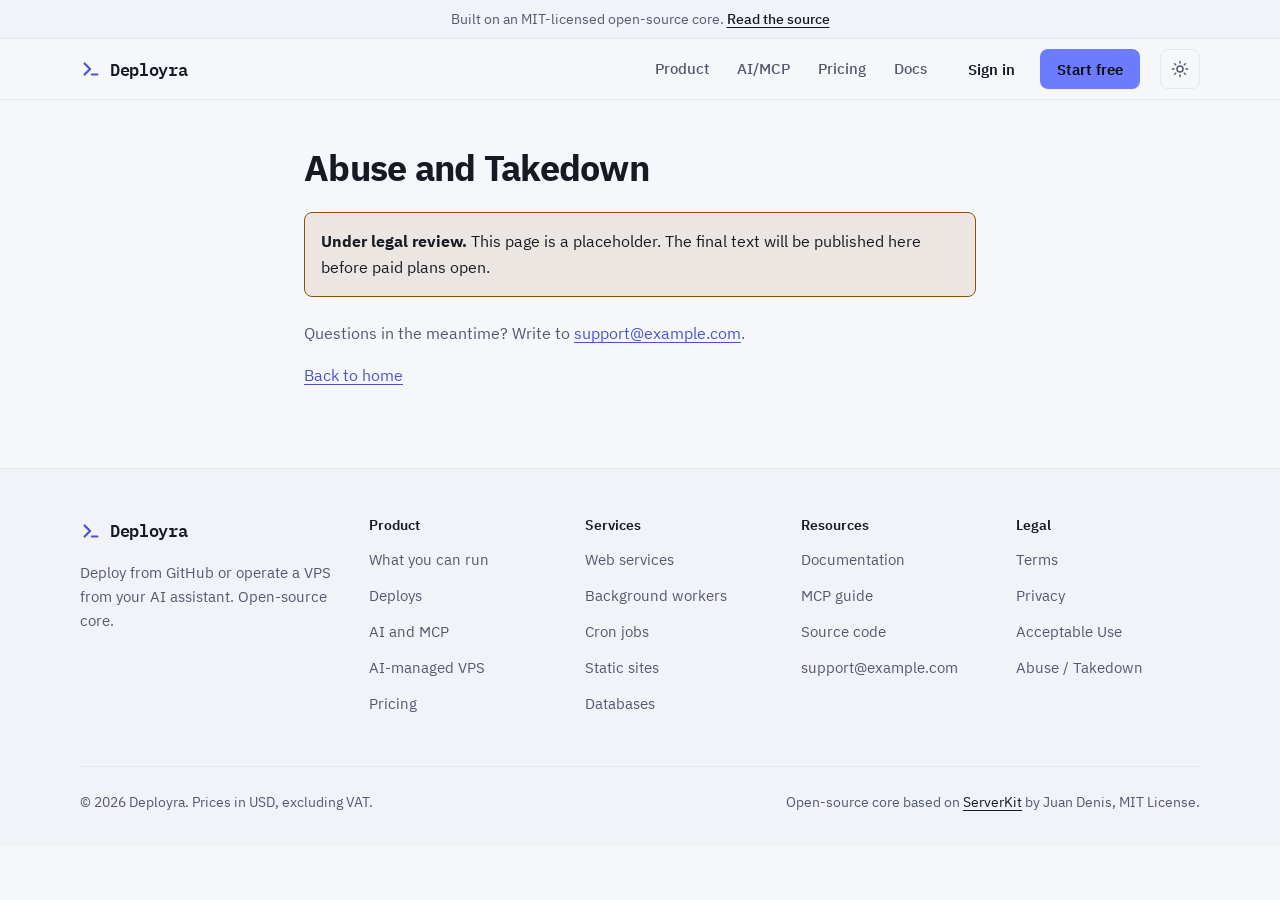
<file: landing/legal/abuse.html>
<!doctype html>
<html lang="en">
<head>
<meta charset="utf-8">
<meta name="viewport" content="width=device-width, initial-scale=1">
<title>Abuse and Takedown | Deployra</title>
<meta name="description" content="How to report abuse or request a takedown on Deployra (under legal review).">
<meta name="color-scheme" content="dark light">
<meta property="og:type" content="website">
<meta property="og:site_name" content="Deployra">
<meta property="og:title" content="Abuse and Takedown | Deployra">
<meta property="og:description" content="How to report abuse or request a takedown on Deployra (under legal review).">
<meta property="og:url" content="https://example.com/legal/abuse.html">
<meta name="twitter:card" content="summary">
<meta name="twitter:title" content="Abuse and Takedown | Deployra">
<meta name="twitter:description" content="How to report abuse or request a takedown on Deployra (under legal review).">
<link rel="icon" href="../favicon.svg" type="image/svg+xml">
<link rel="preload" href="../fonts/ibm-plex-sans-400.woff2" as="font" type="font/woff2" crossorigin>
<link rel="stylesheet" href="../css/tokens.css">
<link rel="stylesheet" href="../css/base.css">
<link rel="stylesheet" href="../css/sections.css">
<script src="../src/theme-init.js"></script>
</head>
<body>
<a class="skip-link" href="#main">Skip to content</a>
<div class="announce"><div class="container">Built on an MIT-licensed open-source core. <a href="https://github.com/jhd3197/ServerKit" data-cfg-href="githubUrl">Read the source</a></div></div>
<header class="site-header">
  <div class="container site-header__row">
    <a class="wordmark" href="../index.html" aria-label="Deployra home"><svg class="wordmark__mark" viewBox="0 0 24 24" width="22" height="22" aria-hidden="true" focusable="false"><path d="M5 6l6 6-6 6M13 18h6" fill="none" stroke="currentColor" stroke-width="2.4" stroke-linecap="round" stroke-linejoin="round"/></svg><span data-cfg="brand">Deployra</span></a>
    <nav class="site-nav" id="site-nav" aria-label="Main">
      <ul class="site-nav__list">
        <li><a href="../index.html#product">Product</a></li>
        <li><a href="../index.html#mcp">AI/MCP</a></li>
        <li><a href="../pricing.html">Pricing</a></li>
        <li><a href="https://docs.example.com" data-cfg-href="docsUrl">Docs</a></li>
      </ul>
      <div class="site-nav__actions">
        <a class="btn btn--ghost" href="https://app.example.com/login" data-cfg-href="loginUrl">Sign in</a>
        <a class="btn btn--primary" href="https://app.example.com/register" data-cfg-href="signupUrl">Start free</a>
      </div>
    </nav>
    <div class="site-header__tools">
      <button class="icon-btn theme-toggle" type="button" data-theme-toggle aria-pressed="false" aria-label="Switch theme"><svg class="icon-moon" viewBox="0 0 24 24" width="18" height="18" aria-hidden="true" focusable="false"><path d="M20 14.5A8 8 0 019.5 4a8 8 0 1010.5 10.5z" fill="none" stroke="currentColor" stroke-width="2" stroke-linejoin="round"/></svg><svg class="icon-sun" viewBox="0 0 24 24" width="18" height="18" aria-hidden="true" focusable="false"><circle cx="12" cy="12" r="4" fill="none" stroke="currentColor" stroke-width="2"/><path d="M12 2v2M12 20v2M2 12h2M20 12h2M4.9 4.9l1.4 1.4M17.7 17.7l1.4 1.4M4.9 19.1l1.4-1.4M17.7 6.3l1.4-1.4" stroke="currentColor" stroke-width="2" stroke-linecap="round"/></svg></button>
      <button class="icon-btn nav-toggle" type="button" data-nav-toggle aria-expanded="false" aria-controls="site-nav" aria-label="Menu"><svg viewBox="0 0 24 24" width="18" height="18" aria-hidden="true" focusable="false"><path d="M4 7h16M4 12h16M4 17h16" stroke="currentColor" stroke-width="2" stroke-linecap="round"/></svg></button>
    </div>
  </div>
</header>

<main id="main">
  <div class="container legal">
    <h1>Abuse and Takedown</h1>
    <p class="notice"><strong>Under legal review.</strong> This page is a placeholder. The final text will be published here before paid plans open.</p>
    <p>Questions in the meantime? Write to <a href="mailto:support@example.com" data-cfg-href="supportEmail"><span data-cfg="supportEmail">support@example.com</span></a>.</p>
    <p><a href="../index.html">Back to home</a></p>
  </div>
</main>
<footer class="site-footer">
  <div class="container">
    <div class="footer-grid">
      <div class="footer-brand">
        <a class="wordmark" href="../index.html"><svg class="wordmark__mark" viewBox="0 0 24 24" width="22" height="22" aria-hidden="true" focusable="false"><path d="M5 6l6 6-6 6M13 18h6" fill="none" stroke="currentColor" stroke-width="2.4" stroke-linecap="round" stroke-linejoin="round"/></svg><span data-cfg="brand">Deployra</span></a>
        <p>Deploy from GitHub or operate a VPS from your AI assistant. Open-source core.</p>
      </div>
      <nav class="footer-col" aria-labelledby="f-product">
        <h2 id="f-product">Product</h2>
        <ul>
          <li><a href="../index.html#product">What you can run</a></li>
          <li><a href="../index.html#deploys">Deploys</a></li>
          <li><a href="../index.html#mcp">AI and MCP</a></li>
          <li><a href="../index.html#vps">AI-managed VPS</a></li>
          <li><a href="../pricing.html">Pricing</a></li>
        </ul>
      </nav>
      <nav class="footer-col" aria-labelledby="f-services">
        <h2 id="f-services">Services</h2>
        <ul>
          <li><a href="../index.html#product">Web services</a></li>
          <li><a href="../index.html#product">Background workers</a></li>
          <li><a href="../index.html#product">Cron jobs</a></li>
          <li><a href="../index.html#product">Static sites</a></li>
          <li><a href="../index.html#data">Databases</a></li>
        </ul>
      </nav>
      <nav class="footer-col" aria-labelledby="f-resources">
        <h2 id="f-resources">Resources</h2>
        <ul>
          <li><a href="https://docs.example.com" data-cfg-href="docsUrl">Documentation</a></li>
          <li><a href="https://docs.example.com/mcp" data-cfg-href="mcpDocsUrl">MCP guide</a></li>
          <li><a href="https://github.com/jhd3197/ServerKit" data-cfg-href="githubUrl">Source code</a></li>
          <li><a href="mailto:support@example.com" data-cfg-href="supportEmail"><span data-cfg="supportEmail">support@example.com</span></a></li>
        </ul>
      </nav>
      <nav class="footer-col" aria-labelledby="f-legal">
        <h2 id="f-legal">Legal</h2>
        <ul>
          <li><a href="../legal/terms.html">Terms</a></li>
          <li><a href="../legal/privacy.html">Privacy</a></li>
          <li><a href="../legal/acceptable-use.html">Acceptable Use</a></li>
          <li><a href="../legal/abuse.html">Abuse / Takedown</a></li>
        </ul>
      </nav>
    </div>
    <div class="footer-bottom">
      <span>&copy; 2026 <span data-cfg="brand">Deployra</span>. Prices in USD, excluding VAT.</span>
      <span>Open-source core based on <a href="https://github.com/jhd3197/ServerKit" data-cfg-href="githubUrl">ServerKit</a> by Juan Denis, MIT License.</span>
    </div>
  </div>
</footer>
<script src="../src/config.js"></script>
<script src="../src/pricing.js"></script>
<script src="../src/main.js"></script>
</body>
</html>
</file>
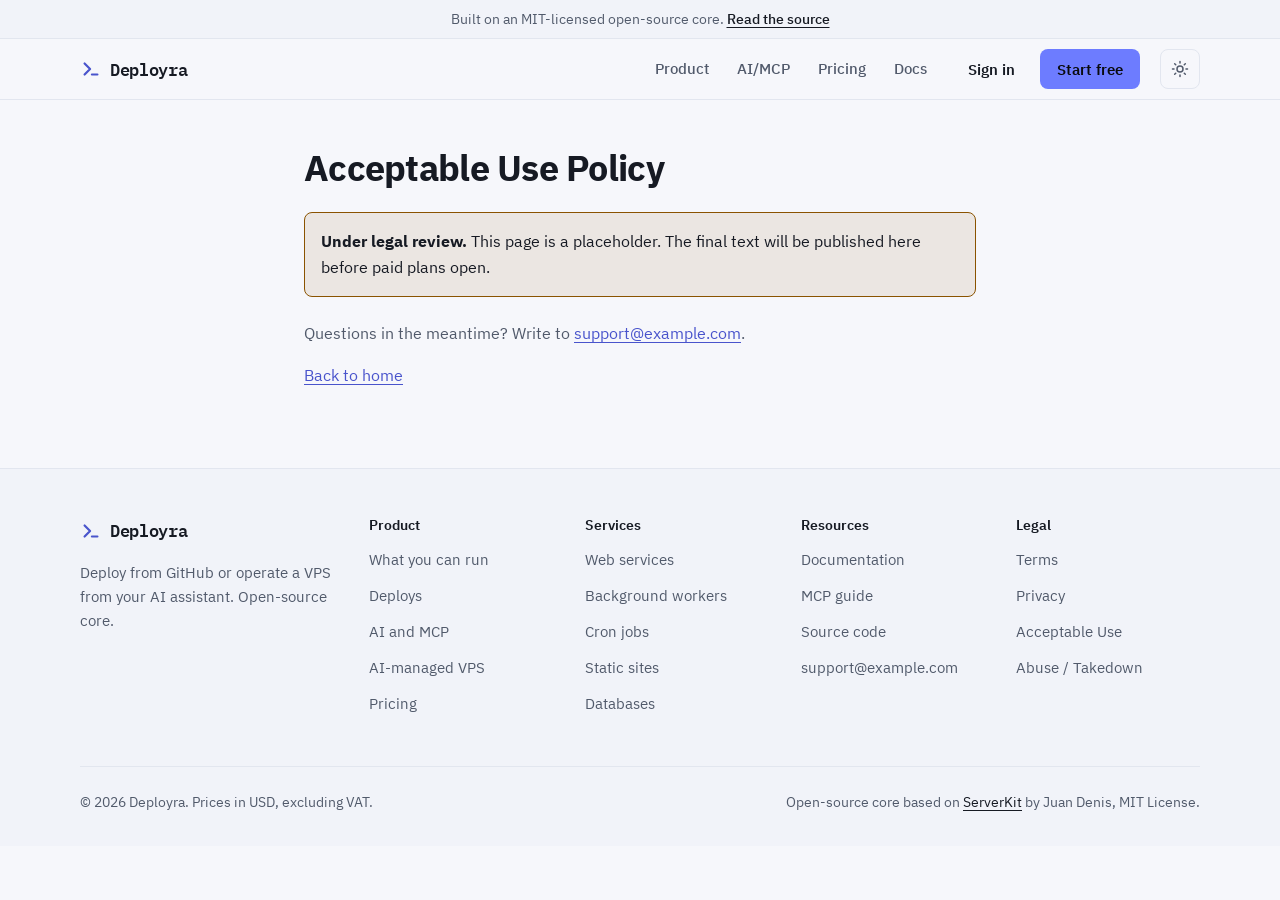
<file: landing/legal/acceptable-use.html>
<!doctype html>
<html lang="en">
<head>
<meta charset="utf-8">
<meta name="viewport" content="width=device-width, initial-scale=1">
<title>Acceptable Use Policy | Deployra</title>
<meta name="description" content="Acceptable Use Policy for Deployra (under legal review).">
<meta name="color-scheme" content="dark light">
<meta property="og:type" content="website">
<meta property="og:site_name" content="Deployra">
<meta property="og:title" content="Acceptable Use Policy | Deployra">
<meta property="og:description" content="Acceptable Use Policy for Deployra (under legal review).">
<meta property="og:url" content="https://example.com/legal/acceptable-use.html">
<meta name="twitter:card" content="summary">
<meta name="twitter:title" content="Acceptable Use Policy | Deployra">
<meta name="twitter:description" content="Acceptable Use Policy for Deployra (under legal review).">
<link rel="icon" href="../favicon.svg" type="image/svg+xml">
<link rel="preload" href="../fonts/ibm-plex-sans-400.woff2" as="font" type="font/woff2" crossorigin>
<link rel="stylesheet" href="../css/tokens.css">
<link rel="stylesheet" href="../css/base.css">
<link rel="stylesheet" href="../css/sections.css">
<script src="../src/theme-init.js"></script>
</head>
<body>
<a class="skip-link" href="#main">Skip to content</a>
<div class="announce"><div class="container">Built on an MIT-licensed open-source core. <a href="https://github.com/jhd3197/ServerKit" data-cfg-href="githubUrl">Read the source</a></div></div>
<header class="site-header">
  <div class="container site-header__row">
    <a class="wordmark" href="../index.html" aria-label="Deployra home"><svg class="wordmark__mark" viewBox="0 0 24 24" width="22" height="22" aria-hidden="true" focusable="false"><path d="M5 6l6 6-6 6M13 18h6" fill="none" stroke="currentColor" stroke-width="2.4" stroke-linecap="round" stroke-linejoin="round"/></svg><span data-cfg="brand">Deployra</span></a>
    <nav class="site-nav" id="site-nav" aria-label="Main">
      <ul class="site-nav__list">
        <li><a href="../index.html#product">Product</a></li>
        <li><a href="../index.html#mcp">AI/MCP</a></li>
        <li><a href="../pricing.html">Pricing</a></li>
        <li><a href="https://docs.example.com" data-cfg-href="docsUrl">Docs</a></li>
      </ul>
      <div class="site-nav__actions">
        <a class="btn btn--ghost" href="https://app.example.com/login" data-cfg-href="loginUrl">Sign in</a>
        <a class="btn btn--primary" href="https://app.example.com/register" data-cfg-href="signupUrl">Start free</a>
      </div>
    </nav>
    <div class="site-header__tools">
      <button class="icon-btn theme-toggle" type="button" data-theme-toggle aria-pressed="false" aria-label="Switch theme"><svg class="icon-moon" viewBox="0 0 24 24" width="18" height="18" aria-hidden="true" focusable="false"><path d="M20 14.5A8 8 0 019.5 4a8 8 0 1010.5 10.5z" fill="none" stroke="currentColor" stroke-width="2" stroke-linejoin="round"/></svg><svg class="icon-sun" viewBox="0 0 24 24" width="18" height="18" aria-hidden="true" focusable="false"><circle cx="12" cy="12" r="4" fill="none" stroke="currentColor" stroke-width="2"/><path d="M12 2v2M12 20v2M2 12h2M20 12h2M4.9 4.9l1.4 1.4M17.7 17.7l1.4 1.4M4.9 19.1l1.4-1.4M17.7 6.3l1.4-1.4" stroke="currentColor" stroke-width="2" stroke-linecap="round"/></svg></button>
      <button class="icon-btn nav-toggle" type="button" data-nav-toggle aria-expanded="false" aria-controls="site-nav" aria-label="Menu"><svg viewBox="0 0 24 24" width="18" height="18" aria-hidden="true" focusable="false"><path d="M4 7h16M4 12h16M4 17h16" stroke="currentColor" stroke-width="2" stroke-linecap="round"/></svg></button>
    </div>
  </div>
</header>

<main id="main">
  <div class="container legal">
    <h1>Acceptable Use Policy</h1>
    <p class="notice"><strong>Under legal review.</strong> This page is a placeholder. The final text will be published here before paid plans open.</p>
    <p>Questions in the meantime? Write to <a href="mailto:support@example.com" data-cfg-href="supportEmail"><span data-cfg="supportEmail">support@example.com</span></a>.</p>
    <p><a href="../index.html">Back to home</a></p>
  </div>
</main>
<footer class="site-footer">
  <div class="container">
    <div class="footer-grid">
      <div class="footer-brand">
        <a class="wordmark" href="../index.html"><svg class="wordmark__mark" viewBox="0 0 24 24" width="22" height="22" aria-hidden="true" focusable="false"><path d="M5 6l6 6-6 6M13 18h6" fill="none" stroke="currentColor" stroke-width="2.4" stroke-linecap="round" stroke-linejoin="round"/></svg><span data-cfg="brand">Deployra</span></a>
        <p>Deploy from GitHub or operate a VPS from your AI assistant. Open-source core.</p>
      </div>
      <nav class="footer-col" aria-labelledby="f-product">
        <h2 id="f-product">Product</h2>
        <ul>
          <li><a href="../index.html#product">What you can run</a></li>
          <li><a href="../index.html#deploys">Deploys</a></li>
          <li><a href="../index.html#mcp">AI and MCP</a></li>
          <li><a href="../index.html#vps">AI-managed VPS</a></li>
          <li><a href="../pricing.html">Pricing</a></li>
        </ul>
      </nav>
      <nav class="footer-col" aria-labelledby="f-services">
        <h2 id="f-services">Services</h2>
        <ul>
          <li><a href="../index.html#product">Web services</a></li>
          <li><a href="../index.html#product">Background workers</a></li>
          <li><a href="../index.html#product">Cron jobs</a></li>
          <li><a href="../index.html#product">Static sites</a></li>
          <li><a href="../index.html#data">Databases</a></li>
        </ul>
      </nav>
      <nav class="footer-col" aria-labelledby="f-resources">
        <h2 id="f-resources">Resources</h2>
        <ul>
          <li><a href="https://docs.example.com" data-cfg-href="docsUrl">Documentation</a></li>
          <li><a href="https://docs.example.com/mcp" data-cfg-href="mcpDocsUrl">MCP guide</a></li>
          <li><a href="https://github.com/jhd3197/ServerKit" data-cfg-href="githubUrl">Source code</a></li>
          <li><a href="mailto:support@example.com" data-cfg-href="supportEmail"><span data-cfg="supportEmail">support@example.com</span></a></li>
        </ul>
      </nav>
      <nav class="footer-col" aria-labelledby="f-legal">
        <h2 id="f-legal">Legal</h2>
        <ul>
          <li><a href="../legal/terms.html">Terms</a></li>
          <li><a href="../legal/privacy.html">Privacy</a></li>
          <li><a href="../legal/acceptable-use.html">Acceptable Use</a></li>
          <li><a href="../legal/abuse.html">Abuse / Takedown</a></li>
        </ul>
      </nav>
    </div>
    <div class="footer-bottom">
      <span>&copy; 2026 <span data-cfg="brand">Deployra</span>. Prices in USD, excluding VAT.</span>
      <span>Open-source core based on <a href="https://github.com/jhd3197/ServerKit" data-cfg-href="githubUrl">ServerKit</a> by Juan Denis, MIT License.</span>
    </div>
  </div>
</footer>
<script src="../src/config.js"></script>
<script src="../src/pricing.js"></script>
<script src="../src/main.js"></script>
</body>
</html>
</file>
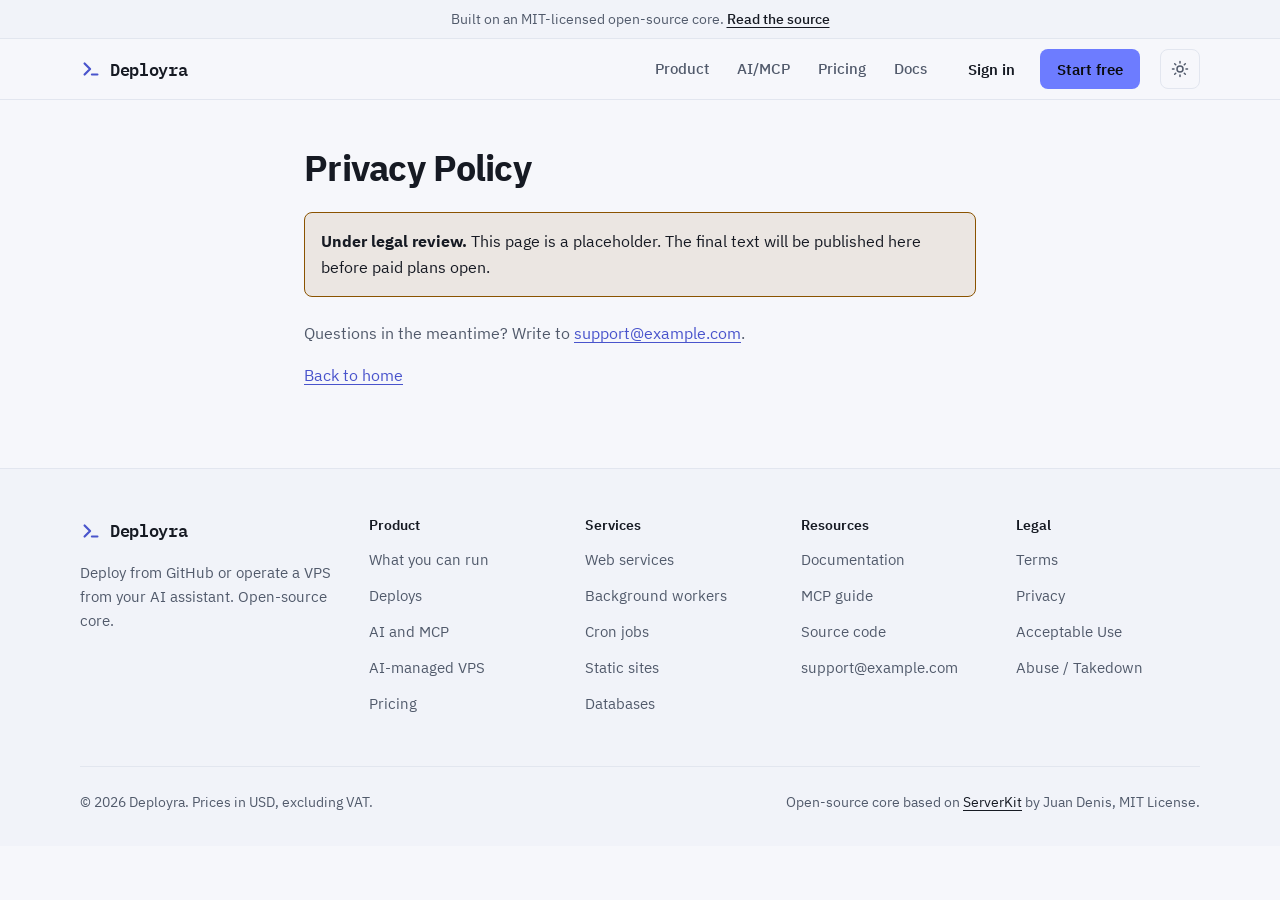
<file: landing/legal/privacy.html>
<!doctype html>
<html lang="en">
<head>
<meta charset="utf-8">
<meta name="viewport" content="width=device-width, initial-scale=1">
<title>Privacy Policy | Deployra</title>
<meta name="description" content="Privacy Policy for Deployra (under legal review).">
<meta name="color-scheme" content="dark light">
<meta property="og:type" content="website">
<meta property="og:site_name" content="Deployra">
<meta property="og:title" content="Privacy Policy | Deployra">
<meta property="og:description" content="Privacy Policy for Deployra (under legal review).">
<meta property="og:url" content="https://example.com/legal/privacy.html">
<meta name="twitter:card" content="summary">
<meta name="twitter:title" content="Privacy Policy | Deployra">
<meta name="twitter:description" content="Privacy Policy for Deployra (under legal review).">
<link rel="icon" href="../favicon.svg" type="image/svg+xml">
<link rel="preload" href="../fonts/ibm-plex-sans-400.woff2" as="font" type="font/woff2" crossorigin>
<link rel="stylesheet" href="../css/tokens.css">
<link rel="stylesheet" href="../css/base.css">
<link rel="stylesheet" href="../css/sections.css">
<script src="../src/theme-init.js"></script>
</head>
<body>
<a class="skip-link" href="#main">Skip to content</a>
<div class="announce"><div class="container">Built on an MIT-licensed open-source core. <a href="https://github.com/jhd3197/ServerKit" data-cfg-href="githubUrl">Read the source</a></div></div>
<header class="site-header">
  <div class="container site-header__row">
    <a class="wordmark" href="../index.html" aria-label="Deployra home"><svg class="wordmark__mark" viewBox="0 0 24 24" width="22" height="22" aria-hidden="true" focusable="false"><path d="M5 6l6 6-6 6M13 18h6" fill="none" stroke="currentColor" stroke-width="2.4" stroke-linecap="round" stroke-linejoin="round"/></svg><span data-cfg="brand">Deployra</span></a>
    <nav class="site-nav" id="site-nav" aria-label="Main">
      <ul class="site-nav__list">
        <li><a href="../index.html#product">Product</a></li>
        <li><a href="../index.html#mcp">AI/MCP</a></li>
        <li><a href="../pricing.html">Pricing</a></li>
        <li><a href="https://docs.example.com" data-cfg-href="docsUrl">Docs</a></li>
      </ul>
      <div class="site-nav__actions">
        <a class="btn btn--ghost" href="https://app.example.com/login" data-cfg-href="loginUrl">Sign in</a>
        <a class="btn btn--primary" href="https://app.example.com/register" data-cfg-href="signupUrl">Start free</a>
      </div>
    </nav>
    <div class="site-header__tools">
      <button class="icon-btn theme-toggle" type="button" data-theme-toggle aria-pressed="false" aria-label="Switch theme"><svg class="icon-moon" viewBox="0 0 24 24" width="18" height="18" aria-hidden="true" focusable="false"><path d="M20 14.5A8 8 0 019.5 4a8 8 0 1010.5 10.5z" fill="none" stroke="currentColor" stroke-width="2" stroke-linejoin="round"/></svg><svg class="icon-sun" viewBox="0 0 24 24" width="18" height="18" aria-hidden="true" focusable="false"><circle cx="12" cy="12" r="4" fill="none" stroke="currentColor" stroke-width="2"/><path d="M12 2v2M12 20v2M2 12h2M20 12h2M4.9 4.9l1.4 1.4M17.7 17.7l1.4 1.4M4.9 19.1l1.4-1.4M17.7 6.3l1.4-1.4" stroke="currentColor" stroke-width="2" stroke-linecap="round"/></svg></button>
      <button class="icon-btn nav-toggle" type="button" data-nav-toggle aria-expanded="false" aria-controls="site-nav" aria-label="Menu"><svg viewBox="0 0 24 24" width="18" height="18" aria-hidden="true" focusable="false"><path d="M4 7h16M4 12h16M4 17h16" stroke="currentColor" stroke-width="2" stroke-linecap="round"/></svg></button>
    </div>
  </div>
</header>

<main id="main">
  <div class="container legal">
    <h1>Privacy Policy</h1>
    <p class="notice"><strong>Under legal review.</strong> This page is a placeholder. The final text will be published here before paid plans open.</p>
    <p>Questions in the meantime? Write to <a href="mailto:support@example.com" data-cfg-href="supportEmail"><span data-cfg="supportEmail">support@example.com</span></a>.</p>
    <p><a href="../index.html">Back to home</a></p>
  </div>
</main>
<footer class="site-footer">
  <div class="container">
    <div class="footer-grid">
      <div class="footer-brand">
        <a class="wordmark" href="../index.html"><svg class="wordmark__mark" viewBox="0 0 24 24" width="22" height="22" aria-hidden="true" focusable="false"><path d="M5 6l6 6-6 6M13 18h6" fill="none" stroke="currentColor" stroke-width="2.4" stroke-linecap="round" stroke-linejoin="round"/></svg><span data-cfg="brand">Deployra</span></a>
        <p>Deploy from GitHub or operate a VPS from your AI assistant. Open-source core.</p>
      </div>
      <nav class="footer-col" aria-labelledby="f-product">
        <h2 id="f-product">Product</h2>
        <ul>
          <li><a href="../index.html#product">What you can run</a></li>
          <li><a href="../index.html#deploys">Deploys</a></li>
          <li><a href="../index.html#mcp">AI and MCP</a></li>
          <li><a href="../index.html#vps">AI-managed VPS</a></li>
          <li><a href="../pricing.html">Pricing</a></li>
        </ul>
      </nav>
      <nav class="footer-col" aria-labelledby="f-services">
        <h2 id="f-services">Services</h2>
        <ul>
          <li><a href="../index.html#product">Web services</a></li>
          <li><a href="../index.html#product">Background workers</a></li>
          <li><a href="../index.html#product">Cron jobs</a></li>
          <li><a href="../index.html#product">Static sites</a></li>
          <li><a href="../index.html#data">Databases</a></li>
        </ul>
      </nav>
      <nav class="footer-col" aria-labelledby="f-resources">
        <h2 id="f-resources">Resources</h2>
        <ul>
          <li><a href="https://docs.example.com" data-cfg-href="docsUrl">Documentation</a></li>
          <li><a href="https://docs.example.com/mcp" data-cfg-href="mcpDocsUrl">MCP guide</a></li>
          <li><a href="https://github.com/jhd3197/ServerKit" data-cfg-href="githubUrl">Source code</a></li>
          <li><a href="mailto:support@example.com" data-cfg-href="supportEmail"><span data-cfg="supportEmail">support@example.com</span></a></li>
        </ul>
      </nav>
      <nav class="footer-col" aria-labelledby="f-legal">
        <h2 id="f-legal">Legal</h2>
        <ul>
          <li><a href="../legal/terms.html">Terms</a></li>
          <li><a href="../legal/privacy.html">Privacy</a></li>
          <li><a href="../legal/acceptable-use.html">Acceptable Use</a></li>
          <li><a href="../legal/abuse.html">Abuse / Takedown</a></li>
        </ul>
      </nav>
    </div>
    <div class="footer-bottom">
      <span>&copy; 2026 <span data-cfg="brand">Deployra</span>. Prices in USD, excluding VAT.</span>
      <span>Open-source core based on <a href="https://github.com/jhd3197/ServerKit" data-cfg-href="githubUrl">ServerKit</a> by Juan Denis, MIT License.</span>
    </div>
  </div>
</footer>
<script src="../src/config.js"></script>
<script src="../src/pricing.js"></script>
<script src="../src/main.js"></script>
</body>
</html>
</file>
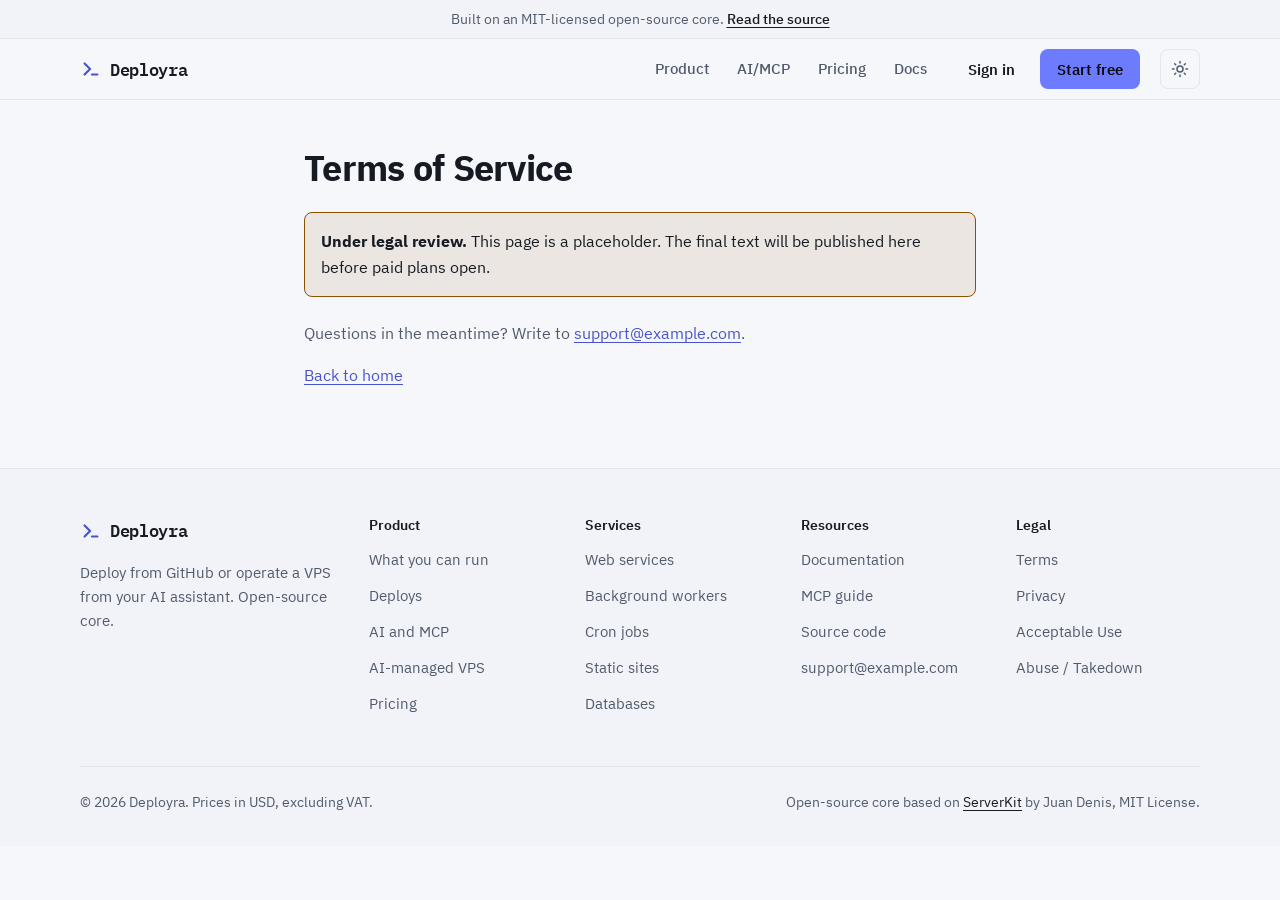
<file: landing/legal/terms.html>
<!doctype html>
<html lang="en">
<head>
<meta charset="utf-8">
<meta name="viewport" content="width=device-width, initial-scale=1">
<title>Terms of Service | Deployra</title>
<meta name="description" content="Terms of Service for Deployra (under legal review).">
<meta name="color-scheme" content="dark light">
<meta property="og:type" content="website">
<meta property="og:site_name" content="Deployra">
<meta property="og:title" content="Terms of Service | Deployra">
<meta property="og:description" content="Terms of Service for Deployra (under legal review).">
<meta property="og:url" content="https://example.com/legal/terms.html">
<meta name="twitter:card" content="summary">
<meta name="twitter:title" content="Terms of Service | Deployra">
<meta name="twitter:description" content="Terms of Service for Deployra (under legal review).">
<link rel="icon" href="../favicon.svg" type="image/svg+xml">
<link rel="preload" href="../fonts/ibm-plex-sans-400.woff2" as="font" type="font/woff2" crossorigin>
<link rel="stylesheet" href="../css/tokens.css">
<link rel="stylesheet" href="../css/base.css">
<link rel="stylesheet" href="../css/sections.css">
<script src="../src/theme-init.js"></script>
</head>
<body>
<a class="skip-link" href="#main">Skip to content</a>
<div class="announce"><div class="container">Built on an MIT-licensed open-source core. <a href="https://github.com/jhd3197/ServerKit" data-cfg-href="githubUrl">Read the source</a></div></div>
<header class="site-header">
  <div class="container site-header__row">
    <a class="wordmark" href="../index.html" aria-label="Deployra home"><svg class="wordmark__mark" viewBox="0 0 24 24" width="22" height="22" aria-hidden="true" focusable="false"><path d="M5 6l6 6-6 6M13 18h6" fill="none" stroke="currentColor" stroke-width="2.4" stroke-linecap="round" stroke-linejoin="round"/></svg><span data-cfg="brand">Deployra</span></a>
    <nav class="site-nav" id="site-nav" aria-label="Main">
      <ul class="site-nav__list">
        <li><a href="../index.html#product">Product</a></li>
        <li><a href="../index.html#mcp">AI/MCP</a></li>
        <li><a href="../pricing.html">Pricing</a></li>
        <li><a href="https://docs.example.com" data-cfg-href="docsUrl">Docs</a></li>
      </ul>
      <div class="site-nav__actions">
        <a class="btn btn--ghost" href="https://app.example.com/login" data-cfg-href="loginUrl">Sign in</a>
        <a class="btn btn--primary" href="https://app.example.com/register" data-cfg-href="signupUrl">Start free</a>
      </div>
    </nav>
    <div class="site-header__tools">
      <button class="icon-btn theme-toggle" type="button" data-theme-toggle aria-pressed="false" aria-label="Switch theme"><svg class="icon-moon" viewBox="0 0 24 24" width="18" height="18" aria-hidden="true" focusable="false"><path d="M20 14.5A8 8 0 019.5 4a8 8 0 1010.5 10.5z" fill="none" stroke="currentColor" stroke-width="2" stroke-linejoin="round"/></svg><svg class="icon-sun" viewBox="0 0 24 24" width="18" height="18" aria-hidden="true" focusable="false"><circle cx="12" cy="12" r="4" fill="none" stroke="currentColor" stroke-width="2"/><path d="M12 2v2M12 20v2M2 12h2M20 12h2M4.9 4.9l1.4 1.4M17.7 17.7l1.4 1.4M4.9 19.1l1.4-1.4M17.7 6.3l1.4-1.4" stroke="currentColor" stroke-width="2" stroke-linecap="round"/></svg></button>
      <button class="icon-btn nav-toggle" type="button" data-nav-toggle aria-expanded="false" aria-controls="site-nav" aria-label="Menu"><svg viewBox="0 0 24 24" width="18" height="18" aria-hidden="true" focusable="false"><path d="M4 7h16M4 12h16M4 17h16" stroke="currentColor" stroke-width="2" stroke-linecap="round"/></svg></button>
    </div>
  </div>
</header>

<main id="main">
  <div class="container legal">
    <h1>Terms of Service</h1>
    <p class="notice"><strong>Under legal review.</strong> This page is a placeholder. The final text will be published here before paid plans open.</p>
    <p>Questions in the meantime? Write to <a href="mailto:support@example.com" data-cfg-href="supportEmail"><span data-cfg="supportEmail">support@example.com</span></a>.</p>
    <p><a href="../index.html">Back to home</a></p>
  </div>
</main>
<footer class="site-footer">
  <div class="container">
    <div class="footer-grid">
      <div class="footer-brand">
        <a class="wordmark" href="../index.html"><svg class="wordmark__mark" viewBox="0 0 24 24" width="22" height="22" aria-hidden="true" focusable="false"><path d="M5 6l6 6-6 6M13 18h6" fill="none" stroke="currentColor" stroke-width="2.4" stroke-linecap="round" stroke-linejoin="round"/></svg><span data-cfg="brand">Deployra</span></a>
        <p>Deploy from GitHub or operate a VPS from your AI assistant. Open-source core.</p>
      </div>
      <nav class="footer-col" aria-labelledby="f-product">
        <h2 id="f-product">Product</h2>
        <ul>
          <li><a href="../index.html#product">What you can run</a></li>
          <li><a href="../index.html#deploys">Deploys</a></li>
          <li><a href="../index.html#mcp">AI and MCP</a></li>
          <li><a href="../index.html#vps">AI-managed VPS</a></li>
          <li><a href="../pricing.html">Pricing</a></li>
        </ul>
      </nav>
      <nav class="footer-col" aria-labelledby="f-services">
        <h2 id="f-services">Services</h2>
        <ul>
          <li><a href="../index.html#product">Web services</a></li>
          <li><a href="../index.html#product">Background workers</a></li>
          <li><a href="../index.html#product">Cron jobs</a></li>
          <li><a href="../index.html#product">Static sites</a></li>
          <li><a href="../index.html#data">Databases</a></li>
        </ul>
      </nav>
      <nav class="footer-col" aria-labelledby="f-resources">
        <h2 id="f-resources">Resources</h2>
        <ul>
          <li><a href="https://docs.example.com" data-cfg-href="docsUrl">Documentation</a></li>
          <li><a href="https://docs.example.com/mcp" data-cfg-href="mcpDocsUrl">MCP guide</a></li>
          <li><a href="https://github.com/jhd3197/ServerKit" data-cfg-href="githubUrl">Source code</a></li>
          <li><a href="mailto:support@example.com" data-cfg-href="supportEmail"><span data-cfg="supportEmail">support@example.com</span></a></li>
        </ul>
      </nav>
      <nav class="footer-col" aria-labelledby="f-legal">
        <h2 id="f-legal">Legal</h2>
        <ul>
          <li><a href="../legal/terms.html">Terms</a></li>
          <li><a href="../legal/privacy.html">Privacy</a></li>
          <li><a href="../legal/acceptable-use.html">Acceptable Use</a></li>
          <li><a href="../legal/abuse.html">Abuse / Takedown</a></li>
        </ul>
      </nav>
    </div>
    <div class="footer-bottom">
      <span>&copy; 2026 <span data-cfg="brand">Deployra</span>. Prices in USD, excluding VAT.</span>
      <span>Open-source core based on <a href="https://github.com/jhd3197/ServerKit" data-cfg-href="githubUrl">ServerKit</a> by Juan Denis, MIT License.</span>
    </div>
  </div>
</footer>
<script src="../src/config.js"></script>
<script src="../src/pricing.js"></script>
<script src="../src/main.js"></script>
</body>
</html>
</file>
<file: landing/css/tokens.css>
/* Design tokens: values mirror the panel (frontend/src/styles/_theme-variables.scss).
   Dark is the default; light follows prefers-color-scheme unless the visitor
   picked a theme (html[data-theme]). */

@font-face { font-family: "IBM Plex Sans"; font-style: normal; font-weight: 400; font-display: swap; src: url("../fonts/ibm-plex-sans-400.woff2") format("woff2"); }
@font-face { font-family: "IBM Plex Sans"; font-style: normal; font-weight: 500; font-display: swap; src: url("../fonts/ibm-plex-sans-500.woff2") format("woff2"); }
@font-face { font-family: "IBM Plex Sans"; font-style: normal; font-weight: 600; font-display: swap; src: url("../fonts/ibm-plex-sans-600.woff2") format("woff2"); }
@font-face { font-family: "IBM Plex Sans"; font-style: normal; font-weight: 700; font-display: swap; src: url("../fonts/ibm-plex-sans-700.woff2") format("woff2"); }
@font-face { font-family: "IBM Plex Mono"; font-style: normal; font-weight: 400; font-display: swap; src: url("../fonts/ibm-plex-mono-400.woff2") format("woff2"); }
@font-face { font-family: "IBM Plex Mono"; font-style: normal; font-weight: 500; font-display: swap; src: url("../fonts/ibm-plex-mono-500.woff2") format("woff2"); }
@font-face { font-family: "IBM Plex Mono"; font-style: normal; font-weight: 600; font-display: swap; src: url("../fonts/ibm-plex-mono-600.woff2") format("woff2"); }

:root {
  color-scheme: dark;

  --bg: #0a0b0e;
  --surface-0: #0d0f14;
  --surface: #101218;
  --surface-2: #161922;
  --surface-3: #1c2029;
  --surface-hover: #1a1e27;

  --border: #23272f;
  --border-soft: #191c23;
  --border-strong: #2c313b;

  --text: #e9ebf0;
  --text-dim: #9aa1af;
  --text-faint: #646b7a; /* decoration only: below AA for small text */

  --accent: #6d7cff;
  --accent-hover: #5a67e8;
  --accent-ink: #0a0b0e;      /* text on accent fills (AA in both themes) */
  --accent-text: #8b93ff;     /* accent used as text/link colour */
  --accent-bg: rgba(109, 124, 255, 0.13);
  --accent-bg-soft: rgba(109, 124, 255, 0.07);

  --green: #3ddc97;  --green-text: #3ddc97;  --green-bg: rgba(61, 220, 151, 0.12);
  --amber: #f5b945;  --amber-text: #f5b945;  --amber-bg: rgba(245, 185, 69, 0.12);
  --red: #fb6f6f;    --red-text: #fb6f6f;    --red-bg: rgba(251, 111, 111, 0.12);
  --cyan: #49c7f0;   --cyan-text: #49c7f0;

  --bg-code: #0d1017;
  --text-code: #e2e8f0;

  --shadow-md: 0 8px 24px -8px rgba(0, 0, 0, 0.55);
  --shadow-lg: 0 20px 48px -12px rgba(0, 0, 0, 0.65);
  --grid-color: rgba(255, 255, 255, 0.025);

  --radius: 8px;
  --radius-sm: 6px;
  --radius-lg: 12px;

  --space-1: 4px;
  --space-2: 8px;
  --space-3: 12px;
  --space-4: 16px;
  --space-6: 24px;
  --space-8: 32px;
  --space-12: 48px;
  --space-16: 64px;

  --sans: "IBM Plex Sans", system-ui, -apple-system, "Segoe UI", sans-serif;
  --mono: "IBM Plex Mono", ui-monospace, "SF Mono", Menlo, Consolas, monospace;

  --container: 1120px;
  --gutter: 16px;
}

@media (min-width: 720px) { :root { --gutter: 24px; } }

/* Light theme: panel values; the *-text colours are darkened so small
   status text still reaches 4.5:1 on white and on #f6f7fb. */
:root[data-theme="light"] {
  color-scheme: light;
  --bg: #f6f7fb;
  --surface-0: #f1f3f9;
  --surface: #ffffff;
  --surface-2: #f6f7fb;
  --surface-3: #eef1f7;
  --surface-hover: #eef1f7;
  --border: #e2e6ef;
  --border-soft: #eef1f7;
  --border-strong: #cdd3e0;
  --text: #161a23;
  --text-dim: #515a6b;
  --text-faint: #79818f;
  --accent-text: #4954cc;
  --accent-bg: rgba(109, 124, 255, 0.10);
  --accent-bg-soft: rgba(109, 124, 255, 0.05);
  --green-text: #0a7048;  --green-bg: rgba(10, 112, 72, 0.10);
  --amber-text: #8a5300;  --amber-bg: rgba(138, 83, 0, 0.10);
  --red-text: #b42b2b;    --red-bg: rgba(180, 43, 43, 0.09);
  --cyan-text: #0b6b8a;
  --bg-code: #f1f3f9;
  --text-code: #334155;
  --shadow-md: 0 6px 16px -6px rgba(16, 24, 40, 0.12);
  --shadow-lg: 0 16px 40px -12px rgba(16, 24, 40, 0.18);
  --grid-color: rgba(109, 124, 255, 0.06);
}

@media (prefers-color-scheme: light) {
  :root:not([data-theme="dark"]) {
    color-scheme: light;
    --bg: #f6f7fb;
    --surface-0: #f1f3f9;
    --surface: #ffffff;
    --surface-2: #f6f7fb;
    --surface-3: #eef1f7;
    --surface-hover: #eef1f7;
    --border: #e2e6ef;
    --border-soft: #eef1f7;
    --border-strong: #cdd3e0;
    --text: #161a23;
    --text-dim: #515a6b;
    --text-faint: #79818f;
    --accent-text: #4954cc;
    --accent-bg: rgba(109, 124, 255, 0.10);
    --accent-bg-soft: rgba(109, 124, 255, 0.05);
    --green-text: #0a7048;  --green-bg: rgba(10, 112, 72, 0.10);
    --amber-text: #8a5300;  --amber-bg: rgba(138, 83, 0, 0.10);
    --red-text: #b42b2b;    --red-bg: rgba(180, 43, 43, 0.09);
    --cyan-text: #0b6b8a;
    --bg-code: #f1f3f9;
    --text-code: #334155;
    --shadow-md: 0 6px 16px -6px rgba(16, 24, 40, 0.12);
    --shadow-lg: 0 16px 40px -12px rgba(16, 24, 40, 0.18);
    --grid-color: rgba(109, 124, 255, 0.06);
  }
}
</file>
<file: landing/css/base.css>
/* Base: reset, typography, layout primitives, shared components. */

*, *::before, *::after { box-sizing: border-box; }

html { -webkit-text-size-adjust: 100%; scroll-padding-top: 80px; }

body {
  margin: 0;
  background: var(--bg);
  color: var(--text);
  font-family: var(--sans);
  font-size: 16px;
  line-height: 1.6;
  -webkit-font-smoothing: antialiased;
  overflow-x: hidden;
}

img, svg { max-width: 100%; }

h1, h2, h3, h4 { margin: 0; line-height: 1.2; font-weight: 600; letter-spacing: -0.01em; text-wrap: balance; }
h1 { font-size: clamp(2rem, 5.2vw, 3.25rem); font-weight: 700; letter-spacing: -0.02em; line-height: 1.1; }
h2 { font-size: clamp(1.5rem, 3.4vw, 2.125rem); letter-spacing: -0.015em; }
h3 { font-size: 1.0625rem; }
p { margin: 0; }
ul, ol { margin: 0; padding: 0; list-style: none; }

a { color: var(--accent-text); text-underline-offset: 3px; }
a:hover { text-decoration-thickness: 2px; }

code, kbd, samp, pre { font-family: var(--mono); font-size: 0.9em; }
:not(pre) > code {
  background: var(--surface-3);
  border: 1px solid var(--border);
  border-radius: var(--radius-sm);
  padding: 1px 6px;
  overflow-wrap: anywhere;
}

:focus { outline: none; }
:focus-visible { outline: 2px solid var(--accent-text); outline-offset: 2px; border-radius: var(--radius-sm); }

::selection { background: var(--accent-bg); }

.sr-only {
  position: absolute; width: 1px; height: 1px; margin: -1px; padding: 0;
  overflow: hidden; clip: rect(0 0 0 0); white-space: nowrap; border: 0;
}

.skip-link {
  position: absolute; left: var(--space-4); top: -100px; z-index: 100;
  background: var(--accent); color: var(--accent-ink); font-weight: 600;
  padding: var(--space-2) var(--space-4); border-radius: var(--radius);
}
.skip-link:focus { top: var(--space-2); }

.container { width: 100%; max-width: calc(var(--container) + 2 * var(--gutter)); margin-inline: auto; padding-inline: var(--gutter); }

.muted { color: var(--text-dim); }
.mono { font-family: var(--mono); }

/* ---------- Buttons ---------- */
.btn {
  display: inline-flex; align-items: center; justify-content: center; gap: var(--space-2);
  min-height: 40px; padding: 0 var(--space-4);
  font: inherit; font-size: 0.9375rem; font-weight: 600; line-height: 1;
  border-radius: var(--radius); border: 1px solid transparent;
  text-decoration: none; cursor: pointer; white-space: nowrap;
  transition: background-color 0.15s ease, border-color 0.15s ease;
}
.btn--lg { min-height: 48px; padding: 0 var(--space-6); font-size: 1rem; }
.btn--block { display: flex; width: 100%; }
.btn--primary { background: var(--accent); color: var(--accent-ink); }
.btn--primary:hover { background: var(--accent-hover); text-decoration: none; }
.btn--secondary { background: var(--surface-2); color: var(--text); border-color: var(--border-strong); }
.btn--secondary:hover { background: var(--surface-3); text-decoration: none; }
.btn--ghost { background: transparent; color: var(--text); }
.btn--ghost:hover { background: var(--surface-hover); text-decoration: none; }

/* ---------- Badges ---------- */
.badge {
  display: inline-flex; align-items: center; gap: 6px;
  font-family: var(--mono); font-size: 0.75rem; font-weight: 500; line-height: 1;
  padding: 4px 8px; border-radius: var(--radius-sm);
  background: var(--surface-3); color: var(--text-dim); border: 1px solid var(--border);
  vertical-align: middle;
}
.badge--green { background: var(--green-bg); color: var(--green-text); border-color: transparent; }
.badge--amber { background: var(--amber-bg); color: var(--amber-text); border-color: transparent; }
.badge--red { background: var(--red-bg); color: var(--red-text); border-color: transparent; }
.badge--accent { background: var(--accent-bg); color: var(--accent-text); border-color: transparent; }
.dot { width: 6px; height: 6px; border-radius: 50%; background: currentColor; flex: none; }

/* ---------- Announcement bar ---------- */
.announce {
  background: var(--surface-0); border-bottom: 1px solid var(--border);
  font-size: 0.875rem; color: var(--text-dim); text-align: center; padding: var(--space-2) 0;
}
.announce a { color: var(--text); font-weight: 500; }

/* ---------- Header ---------- */
.site-header {
  position: sticky; top: 0; z-index: 50;
  background: var(--bg); border-bottom: 1px solid var(--border);
}
.site-header__row { display: flex; align-items: center; gap: var(--space-4); min-height: 60px; }

.wordmark {
  display: inline-flex; align-items: center; gap: var(--space-2);
  font-family: var(--mono); font-weight: 600; font-size: 1.0625rem; letter-spacing: -0.02em;
  color: var(--text); text-decoration: none;
}
.wordmark:hover { text-decoration: none; }
.wordmark__mark { color: var(--accent-text); flex: none; }

.site-nav { margin-left: auto; display: flex; align-items: center; gap: var(--space-1); }
.site-nav__list { display: flex; align-items: center; gap: var(--space-1); }
.site-nav a:not(.btn) {
  display: inline-flex; align-items: center; min-height: 40px; padding: 0 var(--space-3);
  color: var(--text-dim); text-decoration: none; font-size: 0.9375rem; font-weight: 500; border-radius: var(--radius);
}
.site-nav a:not(.btn):hover, .site-nav a[aria-current="page"] { color: var(--text); background: var(--surface-hover); }
.site-nav__actions { display: flex; align-items: center; gap: var(--space-2); margin-left: var(--space-2); }

.icon-btn {
  display: inline-flex; align-items: center; justify-content: center;
  width: 40px; height: 40px; padding: 0; cursor: pointer;
  background: transparent; color: var(--text-dim);
  border: 1px solid var(--border); border-radius: var(--radius);
}
.icon-btn:hover { color: var(--text); background: var(--surface-hover); }
.theme-toggle .icon-sun { display: none; }
:root[data-theme="light"] .theme-toggle .icon-sun { display: block; }
:root[data-theme="light"] .theme-toggle .icon-moon { display: none; }
@media (prefers-color-scheme: light) {
  :root:not([data-theme="dark"]) .theme-toggle .icon-sun { display: block; }
  :root:not([data-theme="dark"]) .theme-toggle .icon-moon { display: none; }
}
.nav-toggle { display: none; }

@media (max-width: 880px) {
  .site-header__row { flex-wrap: wrap; padding-block: var(--space-2); }
  .site-header__tools { margin-left: auto; display: flex; gap: var(--space-2); }
  .site-nav { order: 3; width: 100%; margin-left: 0; flex-direction: column; align-items: stretch; }
  .site-nav__list { flex-direction: column; align-items: stretch; }
  .site-nav__actions { margin: var(--space-2) 0 var(--space-3); display: grid; grid-template-columns: 1fr 1fr; }
  .site-nav a:not(.btn) { min-height: 44px; }
  .js .nav-toggle { display: inline-flex; }
  .js .site-nav { display: none; }
  .js .site-nav.is-open { display: flex; }
}
@media (min-width: 881px) {
  .site-header__tools { order: 4; margin-left: var(--space-1); }
  .site-nav { margin-left: auto; }
  .site-header__tools .nav-toggle { display: none; }
}

/* ---------- Sections ---------- */
.section { padding-block: var(--space-12); }
@media (min-width: 880px) { .section { padding-block: var(--space-16); } }
.section--alt { background: var(--surface-0); border-block: 1px solid var(--border); }

.section__head { max-width: 680px; margin-bottom: var(--space-8); }
.section__head p { color: var(--text-dim); margin-top: var(--space-3); font-size: 1.0625rem; }

/* ---------- Check lists ---------- */
.checklist { display: grid; gap: var(--space-2); }
.checklist li { position: relative; padding-left: 24px; font-size: 0.9375rem; }
.checklist li::before {
  content: ""; position: absolute; left: 2px; top: 0.45em; width: 10px; height: 6px;
  border-left: 2px solid var(--green-text); border-bottom: 2px solid var(--green-text);
  transform: rotate(-45deg);
}

/* ---------- Tables ---------- */
.table-wrap { position: relative; overflow-x: auto; border: 1px solid var(--border); border-radius: var(--radius-lg); background: var(--surface); }
.table { width: 100%; border-collapse: collapse; font-size: 0.9375rem; min-width: 480px; }
.table th, .table td { padding: var(--space-3) var(--space-4); text-align: left; border-bottom: 1px solid var(--border); vertical-align: top; }
.table thead th { background: var(--surface-0); color: var(--text-dim); font-size: 0.8125rem; font-weight: 600; }
.table tbody tr:last-child > * { border-bottom: 0; }
.table tbody th { font-weight: 600; }
.table .num { text-align: right; white-space: nowrap; font-family: var(--mono); font-variant-numeric: tabular-nums; }
.table .num .unit { color: var(--text-dim); font-size: 0.8125rem; }
.table td { color: var(--text-dim); }
.table td.num { color: var(--text); font-weight: 500; }
.table .center { text-align: center; }
.table--matrix { min-width: 560px; }
.table--matrix tbody th { font-weight: 400; }
.matrix__group th { background: var(--surface-0); color: var(--text); font-size: 0.8125rem; font-weight: 600 !important; }
.mark { display: inline-block; vertical-align: middle; }
.mark--yes { color: var(--green-text); }
.mark--no { color: var(--text-dim); }

/* ---------- Plan cards ---------- */
.plans { display: grid; gap: var(--space-4); grid-template-columns: 1fr; align-items: stretch; }
@media (min-width: 880px) { .plans { grid-template-columns: repeat(3, 1fr); } }
.plan {
  display: flex; flex-direction: column; gap: var(--space-3);
  background: var(--surface); border: 1px solid var(--border); border-radius: var(--radius-lg); padding: var(--space-6);
}
.plan--featured { border-color: var(--accent); box-shadow: 0 0 0 1px var(--accent) inset; }
.plan__name { display: flex; align-items: center; gap: var(--space-2); }
.plan__price { display: flex; align-items: baseline; flex-wrap: wrap; gap: var(--space-2); }
.plan__amount { font-family: var(--mono); font-size: 2.25rem; font-weight: 600; letter-spacing: -0.03em; line-height: 1; font-variant-numeric: tabular-nums; }
.plan__unit { color: var(--text-dim); font-size: 0.875rem; }
.plan__note { color: var(--text-dim); font-size: 0.8125rem; margin-top: calc(-1 * var(--space-2)); }
.plan__blurb { color: var(--text-dim); }
.plan .checklist { flex: 1; margin-block: var(--space-2) var(--space-3); }

/* ---------- FAQ ---------- */
.faq { display: grid; gap: var(--space-2); max-width: 820px; }
.faq details { background: var(--surface); border: 1px solid var(--border); border-radius: var(--radius); }
.faq summary {
  cursor: pointer; list-style: none; padding: var(--space-4); font-weight: 600;
  display: flex; justify-content: space-between; align-items: center; gap: var(--space-4); border-radius: var(--radius);
}
.faq summary::-webkit-details-marker { display: none; }
.faq summary::after { content: "+"; font-family: var(--mono); font-size: 1.25rem; color: var(--text-dim); flex: none; }
.faq details[open] summary::after { content: "\2212"; }
.faq details > p, .faq details > div { padding: 0 var(--space-4) var(--space-4); color: var(--text-dim); }

/* ---------- Footer ---------- */
.site-footer { border-top: 1px solid var(--border); background: var(--surface-0); padding-block: var(--space-12) var(--space-8); font-size: 0.9375rem; }
.footer-grid { display: grid; gap: var(--space-8); grid-template-columns: repeat(2, 1fr); }
@media (min-width: 880px) { .footer-grid { grid-template-columns: 1.4fr repeat(4, 1fr); } }
.footer-brand { grid-column: 1 / -1; }
@media (min-width: 880px) { .footer-brand { grid-column: auto; } }
.footer-brand p { color: var(--text-dim); margin-top: var(--space-3); max-width: 32ch; }
.footer-col h2 { font-size: 0.875rem; font-weight: 600; margin-bottom: var(--space-3); letter-spacing: 0; }
.footer-col ul { display: grid; gap: var(--space-2); }
.footer-col a { color: var(--text-dim); text-decoration: none; display: inline-block; padding-block: 2px; }
.footer-col a:hover { color: var(--text); text-decoration: underline; }
.footer-bottom {
  margin-top: var(--space-12); padding-top: var(--space-6); border-top: 1px solid var(--border);
  display: flex; flex-wrap: wrap; gap: var(--space-2) var(--space-6); justify-content: space-between;
  color: var(--text-dim); font-size: 0.875rem;
}
.footer-bottom a { color: var(--text); }

/* ---------- Motion ---------- */
@media (prefers-reduced-motion: reduce) {
  *, *::before, *::after { animation: none !important; transition: none !important; scroll-behavior: auto !important; }
}
</file>
<file: landing/css/sections.css>
/* Page sections for index.html, pricing.html and legal pages. */

.split { display: grid; gap: var(--space-8); align-items: start; }
@media (min-width: 960px) {
  .split { grid-template-columns: 1fr 1fr; gap: var(--space-12); }
  .split--wide-right { grid-template-columns: 5fr 7fr; }
  .split--wide-left { grid-template-columns: 7fr 5fr; }
}
.split > * { min-width: 0; }

.panel {
  background: var(--surface); border: 1px solid var(--border); border-radius: var(--radius-lg);
  box-shadow: var(--shadow-md);
}
.panel__head {
  display: flex; align-items: center; justify-content: space-between; gap: var(--space-3);
  padding: var(--space-3) var(--space-4); border-bottom: 1px solid var(--border);
  background: var(--surface-0); border-radius: var(--radius-lg) var(--radius-lg) 0 0;
  font-family: var(--mono); font-size: 0.8125rem; color: var(--text-dim);
}
.caption { margin-top: var(--space-3); font-size: 0.8125rem; color: var(--text-dim); }

/* ---------- Hero ---------- */
.hero {
  padding-block: var(--space-12) var(--space-16);
  background-image:
    linear-gradient(var(--grid-color) 1px, transparent 1px),
    linear-gradient(90deg, var(--grid-color) 1px, transparent 1px);
  background-size: 48px 48px;
  background-position: center top;
  border-bottom: 1px solid var(--border);
}
.hero__grid { display: grid; gap: var(--space-12); align-items: center; }
@media (min-width: 960px) { .hero__grid { grid-template-columns: 1fr 1fr; } .hero { padding-block: var(--space-16) 96px; } }
.hero__grid > * { min-width: 0; }
.hero h1 { margin-bottom: var(--space-4); }
.hero__sub { font-size: 1.125rem; color: var(--text-dim); max-width: 52ch; }
.hero__cta { display: flex; flex-wrap: wrap; gap: var(--space-3); margin-top: var(--space-8); }
.hero__meta { margin-top: var(--space-6); color: var(--text-dim); font-size: 0.875rem; display: flex; flex-wrap: wrap; gap: var(--space-1) var(--space-4); }
.hero__meta li { display: inline-flex; align-items: center; gap: var(--space-2); }
.hero__meta li::before { content: ""; width: 6px; height: 6px; border-radius: 50%; background: var(--green-text); }

/* ---------- Terminal illustration ---------- */
.term {
  margin: 0; background: var(--bg-code); color: var(--text-code);
  border: 1px solid var(--border); border-radius: var(--radius-lg); box-shadow: var(--shadow-lg);
  overflow: hidden;
}
.term__bar {
  display: flex; align-items: center; gap: var(--space-2);
  padding: var(--space-3) var(--space-4); border-bottom: 1px solid var(--border);
  font-family: var(--mono); font-size: 0.75rem; color: var(--text-dim);
}
.term__dots { display: inline-flex; gap: 6px; }
.term__dots i { width: 9px; height: 9px; border-radius: 50%; background: var(--border-strong); }
.term__title { margin-left: var(--space-2); }
.term__body {
  padding: var(--space-4); font-family: var(--mono); font-size: 0.8125rem; line-height: 1.7;
  min-height: 330px;
}
.tl { white-space: pre-wrap; overflow-wrap: anywhere; animation: tl-in 0.35s ease-out both; }
.tl--gap { margin-top: var(--space-2); }
.tl:nth-child(1)  { animation-delay: 0.3s; }
.tl:nth-child(2)  { animation-delay: 1.1s; }
.tl:nth-child(3)  { animation-delay: 1.8s; }
.tl:nth-child(4)  { animation-delay: 2.4s; }
.tl:nth-child(5)  { animation-delay: 2.9s; }
.tl:nth-child(6)  { animation-delay: 3.6s; }
.tl:nth-child(7)  { animation-delay: 4.3s; }
.tl:nth-child(8)  { animation-delay: 4.9s; }
.tl:nth-child(9)  { animation-delay: 5.6s; }
.tl:nth-child(10) { animation-delay: 6.5s; }
.tl:nth-child(11) { animation-delay: 7.2s; }
@keyframes tl-in { from { opacity: 0; transform: translateY(3px); } to { opacity: 1; transform: none; } }
.t-dim { color: var(--text-dim); }
.t-ok { color: var(--green-text); }
.t-acc { color: var(--accent-text); }
.t-warn { color: var(--amber-text); }
.t-url { color: var(--text); font-weight: 600; text-decoration: underline; text-underline-offset: 3px; }
.caret { display: inline-block; width: 8px; height: 1em; vertical-align: text-bottom; background: var(--text-code); animation: blink 1.2s steps(1) infinite; }
@keyframes blink { 50% { opacity: 0; } }

/* ---------- Service grid ---------- */
.service-grid {
  display: grid; grid-template-columns: repeat(2, 1fr);
  border: 1px solid var(--border); border-radius: var(--radius-lg); overflow: hidden; background: var(--surface);
}
@media (min-width: 960px) { .service-grid { grid-template-columns: repeat(4, 1fr); } }
.service { padding: var(--space-6) var(--space-4); border-right: 1px solid var(--border); border-bottom: 1px solid var(--border); min-width: 0; }
.service h3 { margin-bottom: var(--space-2); }
.service p { color: var(--text-dim); font-size: 0.875rem; }
.service__tag { display: block; font-family: var(--mono); font-size: 0.75rem; color: var(--accent-text); margin-bottom: var(--space-3); overflow-wrap: anywhere; }
.service-grid > .service:nth-child(2n) { border-right: 0; }
@media (min-width: 960px) {
  .service-grid > .service:nth-child(2n) { border-right: 1px solid var(--border); }
  .service-grid > .service:nth-child(4n) { border-right: 0; }
  .service-grid > .service:nth-last-child(-n+4) { border-bottom: 0; }
}
@media (max-width: 959px) { .service-grid > .service:nth-last-child(-n+2) { border-bottom: 0; } }

/* ---------- Pipeline ---------- */
.steps { counter-reset: step; display: grid; gap: var(--space-6); }
.steps li { position: relative; padding-left: 52px; }
.steps li::before {
  counter-increment: step; content: counter(step);
  position: absolute; left: 0; top: 0; width: 36px; height: 36px;
  display: grid; place-items: center; font-family: var(--mono); font-weight: 600;
  border: 1px solid var(--border-strong); border-radius: var(--radius); background: var(--surface-2); color: var(--accent-text);
}
.steps h3 { margin-bottom: var(--space-1); }
.steps p { color: var(--text-dim); }

.feature-list { display: grid; gap: var(--space-4); margin-top: var(--space-8); }
@media (min-width: 640px) { .feature-list { grid-template-columns: 1fr 1fr; } }
.feature-list li { border-top: 1px solid var(--border); padding-top: var(--space-3); }
.feature-list strong { display: block; font-weight: 600; }
.feature-list span { color: var(--text-dim); font-size: 0.9375rem; }

/* deploy list illustration */
.rows { display: grid; }
.row {
  display: grid; grid-template-columns: auto 1fr auto; gap: var(--space-3); align-items: center;
  padding: var(--space-3) var(--space-4); border-bottom: 1px solid var(--border);
}
.row:last-child { border-bottom: 0; }
.row__main { min-width: 0; }
.row__title { font-weight: 500; overflow-wrap: anywhere; }
.row__sub { font-family: var(--mono); font-size: 0.75rem; color: var(--text-dim); overflow-wrap: anywhere; }
.row__action { font-family: var(--mono); font-size: 0.75rem; color: var(--text-dim); }

/* ---------- Data ---------- */
.data-cards { display: grid; gap: var(--space-4); }
@media (min-width: 640px) { .data-cards { grid-template-columns: repeat(3, 1fr); } }
.data-card { border: 1px solid var(--border); border-radius: var(--radius-lg); padding: var(--space-6); background: var(--surface); }
.data-card h3 { display: flex; align-items: center; gap: var(--space-2); margin-bottom: var(--space-2); }
.data-card p { color: var(--text-dim); font-size: 0.9375rem; }
.data-card .mono { display: block; margin-top: var(--space-3); font-size: 0.75rem; color: var(--text-dim); overflow-wrap: anywhere; }

/* ---------- MCP transcript ---------- */
.transcript { font-family: var(--mono); font-size: 0.8125rem; line-height: 1.65; padding: var(--space-4); display: grid; gap: var(--space-3); color: var(--text-code); background: var(--bg-code); border-radius: 0 0 var(--radius-lg) var(--radius-lg); }
.turn { min-width: 0; }
.turn__who { color: var(--text-dim); font-size: 0.75rem; }
.turn__text { font-family: var(--sans); font-size: 0.9375rem; color: var(--text); }
.call { border-left: 2px solid var(--accent); padding-left: var(--space-3); white-space: pre-wrap; overflow-wrap: anywhere; }
.call--denied { border-left-color: var(--red-text); }
.call .t-name { color: var(--accent-text); font-weight: 600; }
.call .t-out { color: var(--text-dim); display: block; }
.call--denied .t-out { color: var(--red-text); }

.safety { display: grid; gap: var(--space-6); }
.safety li { display: grid; gap: var(--space-1); padding-left: var(--space-4); border-left: 2px solid var(--green-text); }
.safety strong { font-weight: 600; }
.safety span { color: var(--text-dim); }

.callout {
  margin-top: var(--space-6); padding: var(--space-4); border: 1px solid var(--border); border-radius: var(--radius);
  background: var(--surface); font-size: 0.9375rem; color: var(--text-dim);
}
.callout code { font-size: 0.8125rem; }

/* ---------- VPS ---------- */
.vps-points { display: grid; gap: var(--space-3); margin-top: var(--space-6); }
.vps-points li { display: flex; gap: var(--space-3); }
.vps-points li::before { content: ">"; font-family: var(--mono); color: var(--accent-text); font-weight: 600; flex: none; }
.vps-points span { color: var(--text-dim); }
.metric-row { display: grid; grid-template-columns: 5.5em 1fr 3.5em; gap: var(--space-3); align-items: center; padding: var(--space-3) var(--space-4); font-family: var(--mono); font-size: 0.8125rem; border-bottom: 1px solid var(--border); }
.metric-row:last-child { border-bottom: 0; }
.bar { height: 6px; border-radius: 3px; background: var(--surface-3); overflow: hidden; }
.bar > i { display: block; height: 100%; background: var(--accent); }
.bar > .w-18 { width: 18%; } .bar > .w-41 { width: 41%; } .bar > .w-27 { width: 27%; }
.metric-row b { text-align: right; font-weight: 500; }

/* ---------- Teams ---------- */
.team-grid { display: grid; gap: var(--space-4); }
@media (min-width: 720px) { .team-grid { grid-template-columns: 1fr 1fr; } }
.audit { font-family: var(--mono); font-size: 0.75rem; }
.audit li { display: grid; grid-template-columns: 4.5em 1fr; gap: var(--space-3); padding: var(--space-3) var(--space-4); border-bottom: 1px solid var(--border); overflow-wrap: anywhere; }
.audit li:last-child { border-bottom: 0; }
.audit time { color: var(--text-dim); }
.audit b { font-weight: 600; color: var(--text); }
.points { display: grid; gap: var(--space-4); }
.points li { border-top: 1px solid var(--border); padding-top: var(--space-3); }
.points strong { display: block; }
.points span { color: var(--text-dim); font-size: 0.9375rem; }

/* ---------- CTA band ---------- */
.cta-band { text-align: center; }
.cta-band .container { max-width: 760px; }
.cta-band p { color: var(--text-dim); margin-top: var(--space-3); font-size: 1.0625rem; }
.cta-band .hero__cta { justify-content: center; }

/* ---------- Pricing page ---------- */
.page-head { padding-block: var(--space-12) var(--space-8); border-bottom: 1px solid var(--border); }
.page-head p { color: var(--text-dim); margin-top: var(--space-3); max-width: 60ch; font-size: 1.0625rem; }
.billing { display: flex; flex-wrap: wrap; align-items: center; gap: var(--space-3) var(--space-4); margin-bottom: var(--space-6); }
.segmented { display: inline-flex; padding: 3px; background: var(--surface-2); border: 1px solid var(--border); border-radius: var(--radius); }
.segmented button {
  font: inherit; font-size: 0.875rem; font-weight: 600; min-height: 36px; padding: 0 var(--space-4);
  background: transparent; color: var(--text-dim); border: 0; border-radius: var(--radius-sm); cursor: pointer;
}
.segmented button:hover { color: var(--text); }
.segmented button[aria-pressed="true"] { background: var(--accent); color: var(--accent-ink); }
.segmented button:focus-visible { outline-offset: 1px; }
.billing__note { font-size: 0.875rem; color: var(--text-dim); }
.subhead { margin-bottom: var(--space-3); }
.subtext { color: var(--text-dim); margin-bottom: var(--space-4); max-width: 64ch; }
.stack { display: grid; gap: var(--space-12); }
.note-small { margin-top: var(--space-3); font-size: 0.875rem; color: var(--text-dim); }

/* ---------- Legal pages ---------- */
.legal { max-width: 720px; padding-block: var(--space-12) var(--space-16); }
.legal h1 { margin-bottom: var(--space-4); font-size: clamp(1.75rem, 4vw, 2.25rem); }
.legal p { color: var(--text-dim); margin-bottom: var(--space-4); }
.legal .notice { padding: var(--space-4); border: 1px solid var(--amber-text); border-radius: var(--radius); background: var(--amber-bg); color: var(--text); margin-block: var(--space-6); }

/* ---------- Utilities ---------- */
.section__head--flush { margin-bottom: 0; }
.mt-6 { margin-top: var(--space-6); }

/* Mobile: grid children must be allowed to shrink so tables scroll inside .table-wrap */
.stack > *, .plans > * { min-width: 0; }
.safety { margin-top: var(--space-4); }
</file>
